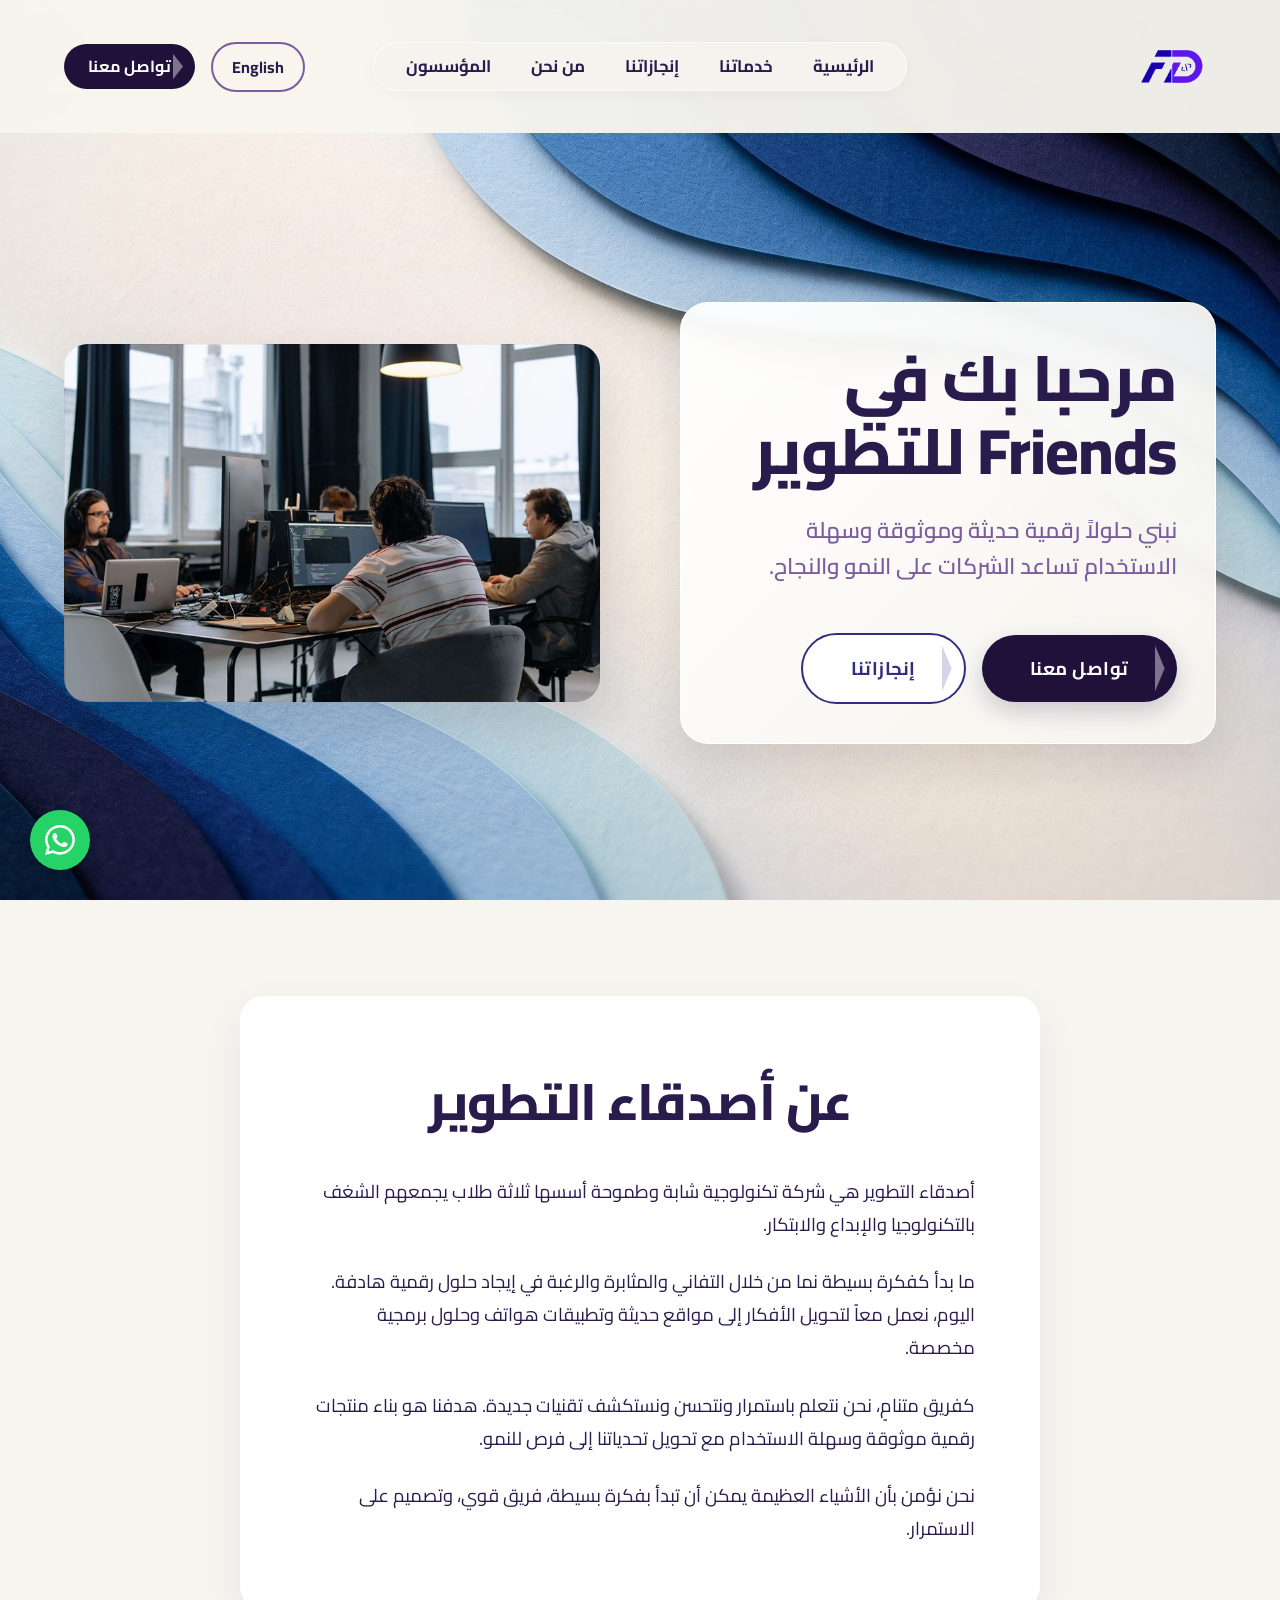
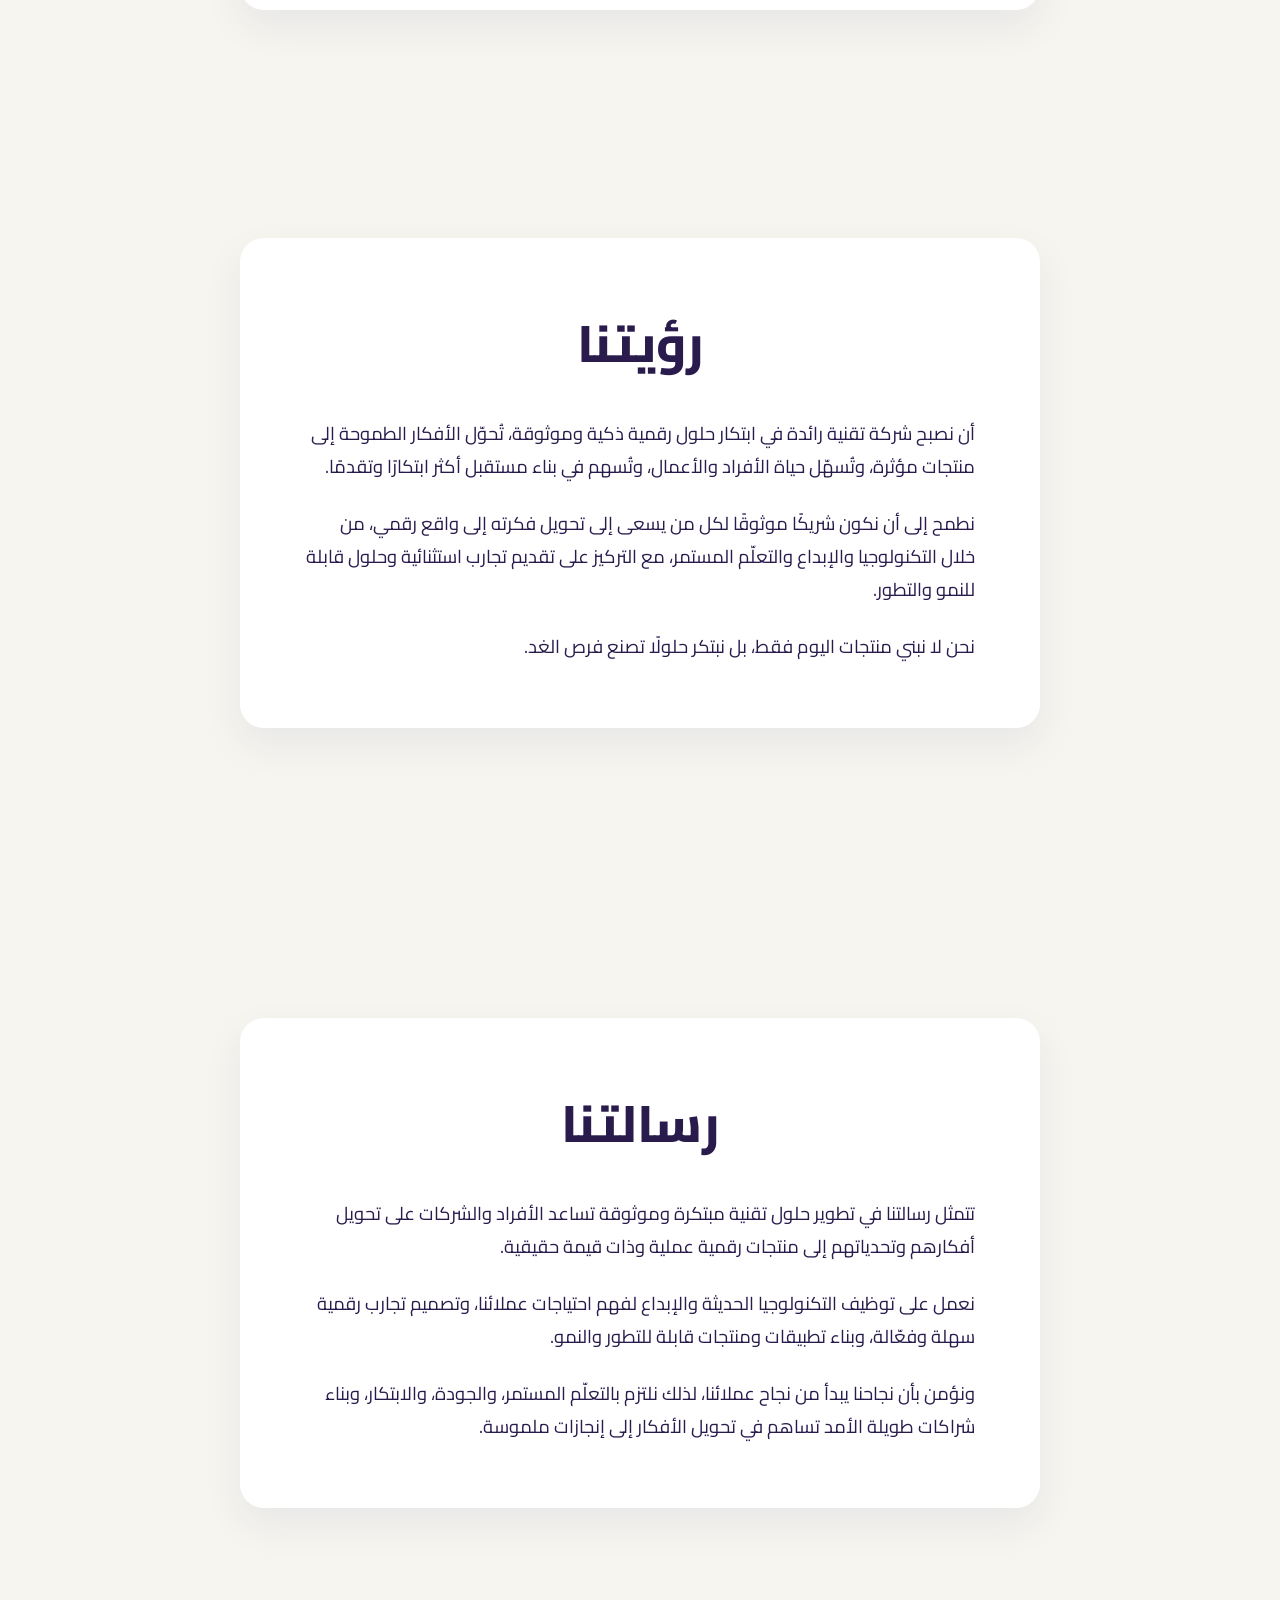
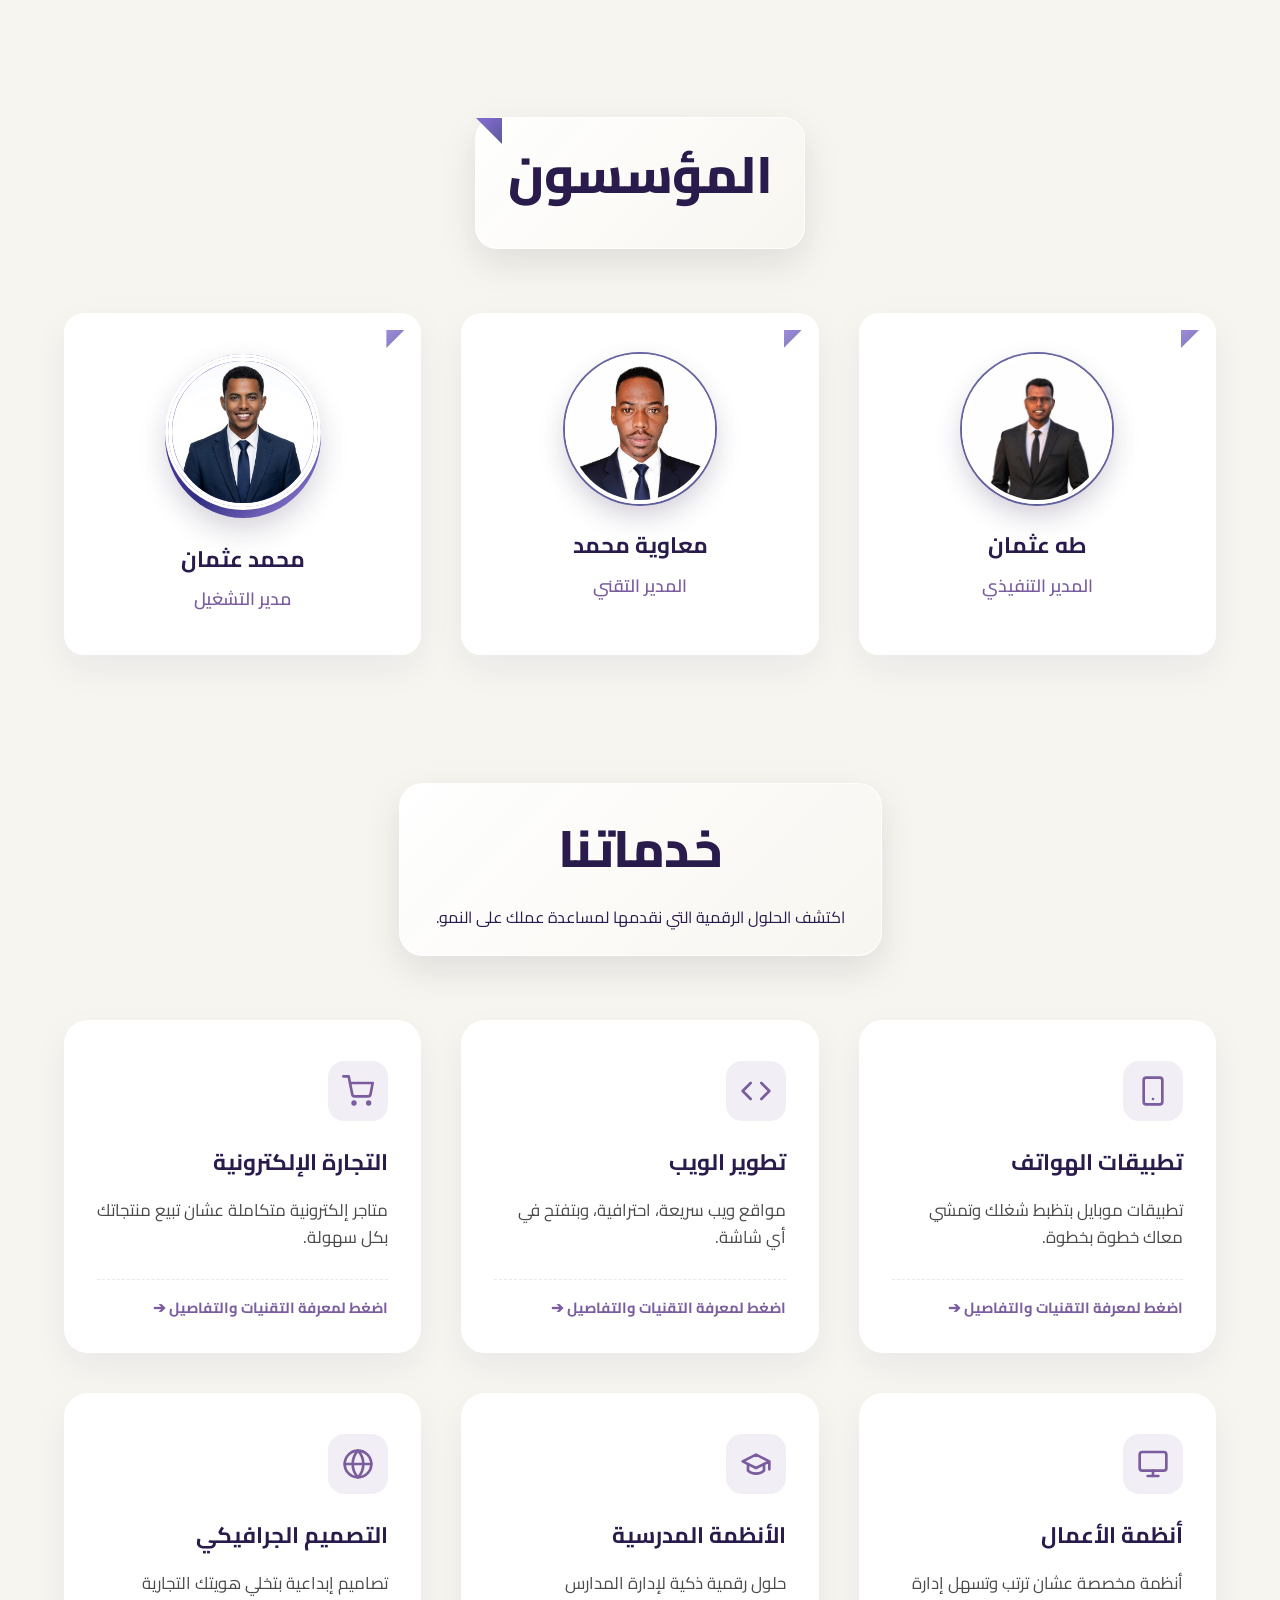
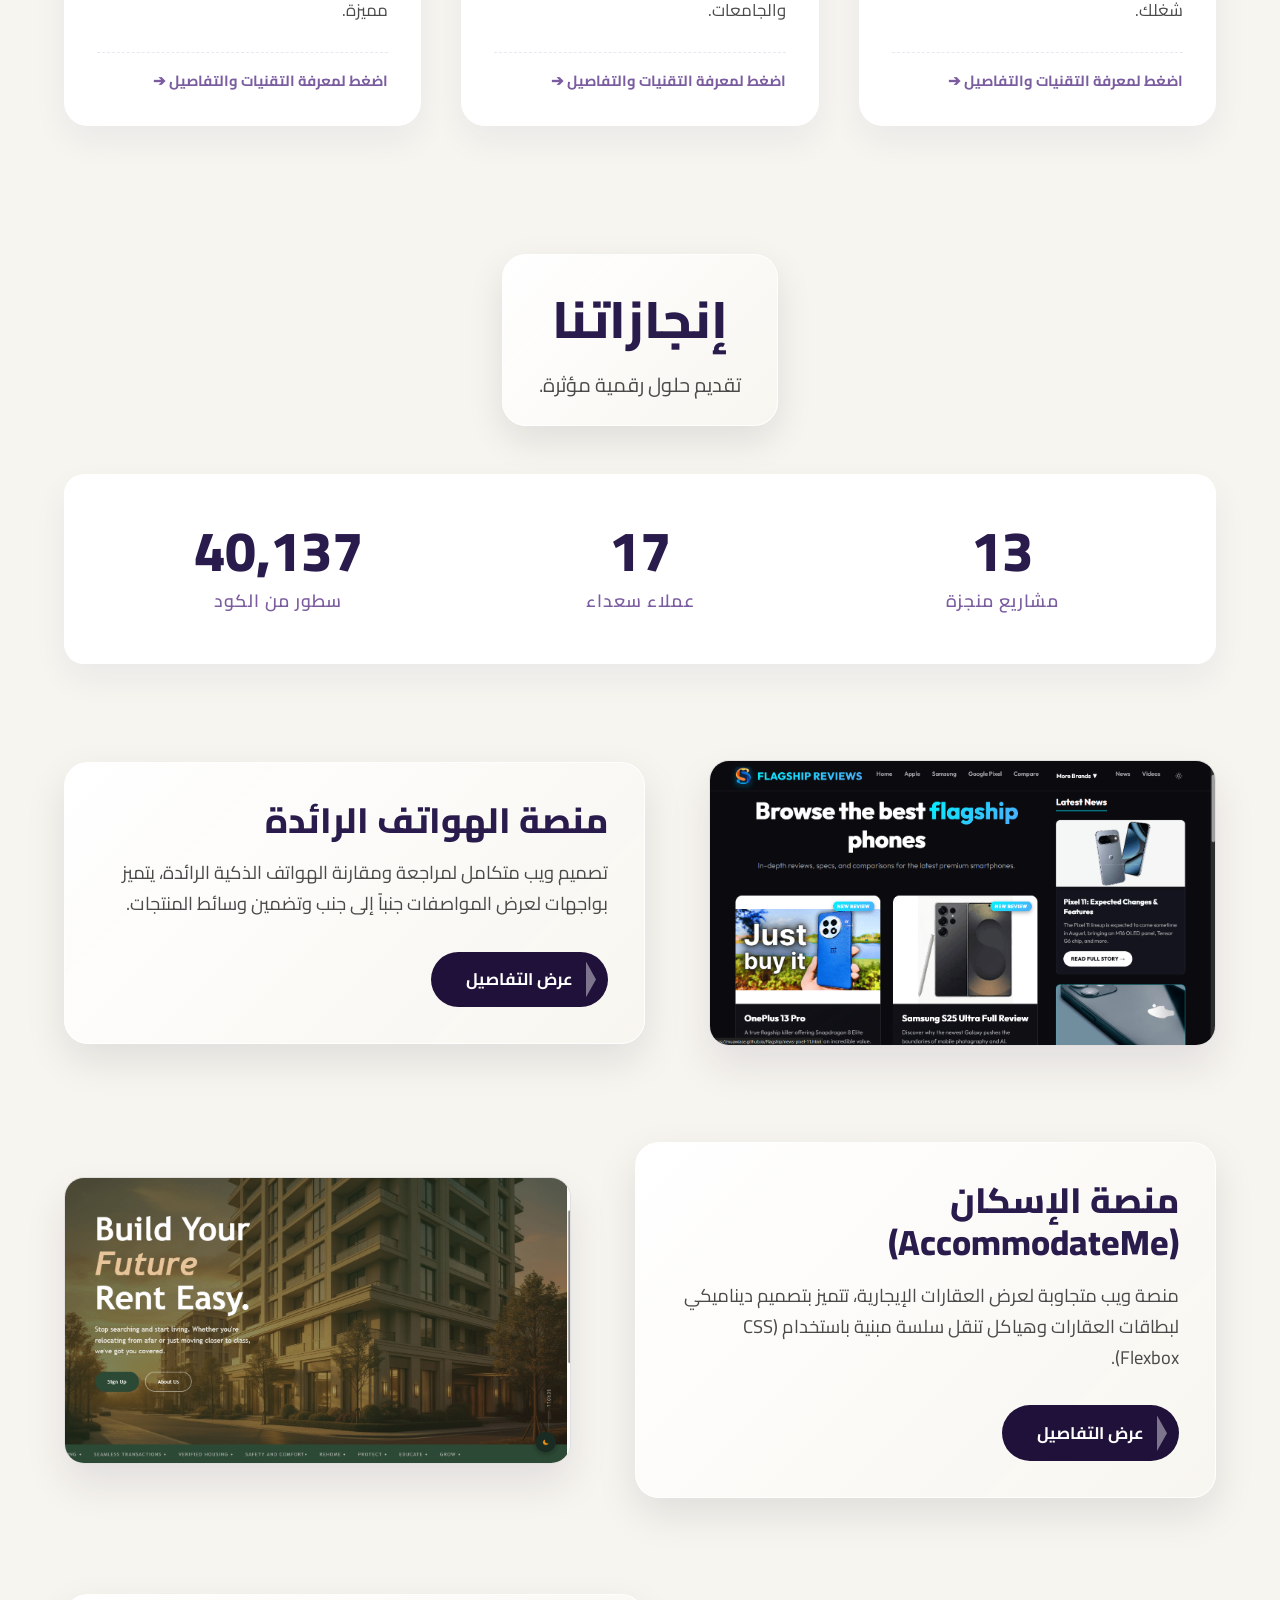
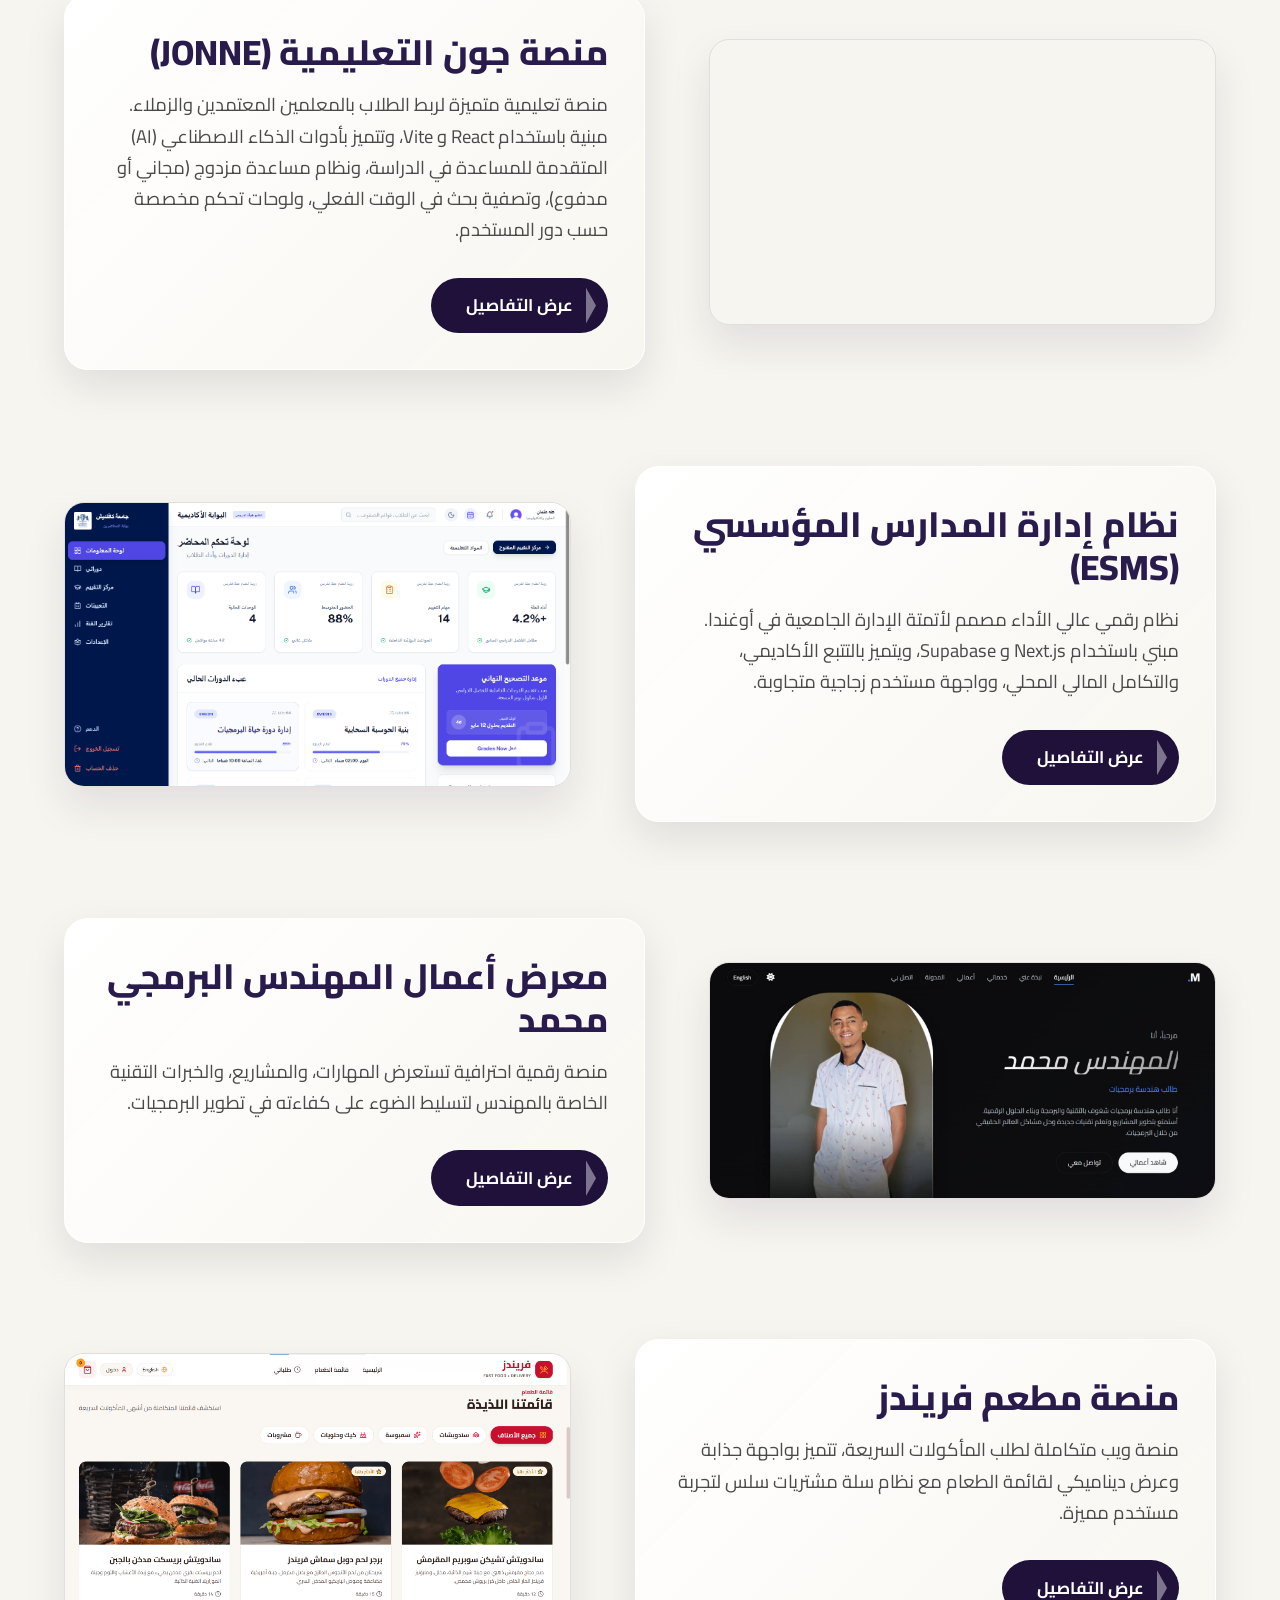
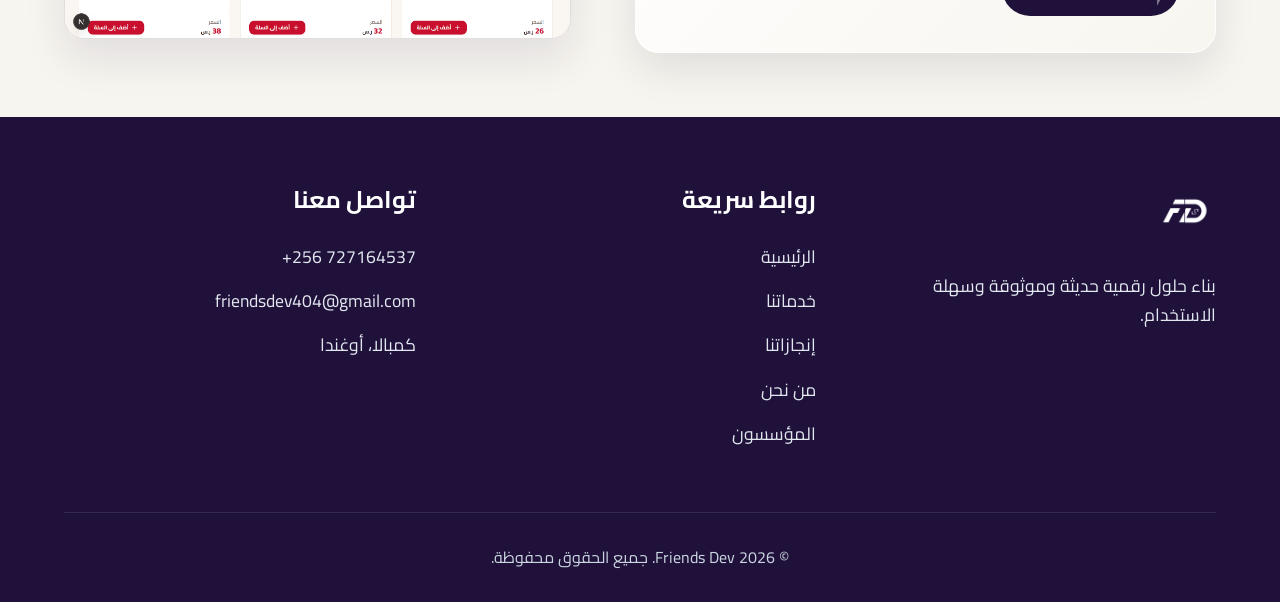
<file: index.html>
<!DOCTYPE html>
<html lang="ar" dir="rtl">

<head>
    <meta charset="UTF-8">
    <meta name="viewport" content="width=device-width, initial-scale=1.0">
    <title>Friends dev - Digital Solutions</title>
    <!-- Cairo Font for English and Arabic support -->
    <link rel="preconnect" href="https://fonts.googleapis.com">
    <link rel="preconnect" href="https://fonts.gstatic.com" crossorigin>
    <link href="https://fonts.googleapis.com/css2?family=Cairo:wght@400;600;700;800&display=swap" rel="stylesheet">
    <link rel="stylesheet" href="style.css">
    <script defer src="script.js"></script>
    <!-- Google tag (gtag.js) -->
    <script async fetchpriority="low" src="https://www.googletagmanager.com/gtag/js?id=G-VBGG29YH0G"></script>
    <script>
        window.dataLayer = window.dataLayer || [];
        function gtag() { dataLayer.push(arguments); }
        gtag('js', new Date());

        gtag('config', 'G-VBGG29YH0G');
    </script>
</head>

<body>
    <header class="header">
        <div class="logo">
            <a href="#home" class="logo-link">
                <img src="assets/Friends-dev-logo-512.png" alt="Friends Dev Logo" class="logo-img" width="512" height="512">
            </a>
        </div>
        <nav class="nav-menu">
            <div class="nav-links">
                <ul>
                    <li><a href="#home" data-i18n="navHome">الرئيسية</a></li>
                    <li><a href="#services" data-i18n="navServices">خدماتنا</a></li>
                    <li><a href="#achievements" data-i18n="navAchievements">إنجازاتنا</a></li>
                    <li><a href="#about" data-i18n="navAbout">من نحن</a></li>
                    <li><a href="#founders" data-i18n="navFounders">المؤسسون</a></li>
                    <li class="mobile-only"><a href="#footer-contact" class="nav-cta-btn mobile-cta"
                            data-i18n="navContact">تواصل معنا</a></li>
                </ul>
            </div>
        </nav>

        <div class="nav-actions">
            <button id="langToggle" class="lang-btn" data-i18n="langToggle">English</button>
            <a href="#footer-contact" class="nav-cta-btn desktop-cta" data-i18n="navContact">تواصل معنا</a>
            <button class="mobile-menu-btn" aria-label="Toggle menu">
                <svg xmlns="http://www.w3.org/2000/svg" width="24" height="24" viewBox="0 0 24 24" fill="none"
                    stroke="currentColor" stroke-width="2" stroke-linecap="round" stroke-linejoin="round">
                    <line x1="3" y1="12" x2="21" y2="12"></line>
                    <line x1="3" y1="6" x2="21" y2="6"></line>
                    <line x1="3" y1="18" x2="21" y2="18"></line>
                </svg>
            </button>
        </div>
    </header>

    <section id="home" class="hero-section">
        <div class="hero-content reveal-on-scroll">
            <h1 data-i18n="heroTitle">مرحبا بك في Friends للتطوير</h1>
            <p data-i18n="heroSubtitle">نبني حلولاً رقمية حديثة وموثوقة وسهلة الاستخدام تساعد الشركات على النمو والنجاح.
            </p>
            <div class="hero-button-group">
                <a href="#footer-contact" class="btn-primary" data-i18n="heroContact">تواصل معنا</a>
                <a href="#achievements" class="btn-secondary-outline" data-i18n="hero-achievements-btn">إنجازاتنا</a>
            </div>
        </div>
        <div class="hero-image reveal-on-scroll">
            <img src="assets/hero-1400.jpg" srcset="assets/hero-800.jpg 800w, assets/hero-1400.jpg 1400w"
                sizes="(max-width: 720px) 90vw, 650px" alt="Developer typing on a laptop with code"
                width="1400" height="933" fetchpriority="high">
        </div>
    </section>

    <section id="about" class="about-section">
        <div class="about-card">
            <h1 data-i18n="aboutTitle">عن أصدقاء التطوير</h1>
            <p class="reveal-on-scroll" data-i18n="aboutP1">أصدقاء التطوير هي شركة تكنولوجية شابة وطموحة أسسها ثلاثة
                طلاب يجمعهم الشغف بالتكنولوجيا والإبداع والابتكار.</p>
            <p class="reveal-on-scroll" data-i18n="aboutP2">ما بدأ كفكرة بسيطة نما من خلال التفاني والمثابرة والرغبة في
                إيجاد حلول رقمية هادفة. اليوم، نعمل معاً لتحويل الأفكار إلى مواقع حديثة وتطبيقات هواتف وحلول برمجية
                مخصصة.</p>
            <p class="reveal-on-scroll" data-i18n="aboutP3">كفريق متنامٍ، نحن نتعلم باستمرار ونتحسن ونستكشف تقنيات
                جديدة. هدفنا هو بناء منتجات رقمية موثوقة وسهلة الاستخدام مع تحويل تحدياتنا إلى فرص للنمو.</p>
            <p class="reveal-on-scroll" data-i18n="aboutP4">نحن نؤمن بأن الأشياء العظيمة يمكن أن تبدأ بفكرة بسيطة، فريق
                قوي، وتصميم على الاستمرار.</p>
        </div>
    </section>

    <section id="vision" class="about-section">
        <div class="about-card">
            <h2 data-i18n="visionTitle">رؤيتنا</h2>
            <p class="reveal-on-scroll" data-i18n="visionP1">أن نصبح شركة تقنية رائدة في ابتكار حلول رقمية ذكية وموثوقة،
                تُحوّل الأفكار الطموحة إلى منتجات مؤثرة، وتُسهّل حياة الأفراد والأعمال، وتُسهم في بناء مستقبل أكثر
                ابتكارًا وتقدمًا.</p>
            <p class="reveal-on-scroll" data-i18n="visionP2">نطمح إلى أن نكون شريكًا موثوقًا لكل من يسعى إلى تحويل فكرته
                إلى واقع رقمي، من خلال التكنولوجيا والإبداع والتعلّم المستمر، مع التركيز على تقديم تجارب استثنائية وحلول
                قابلة للنمو والتطور.</p>
            <p class="reveal-on-scroll" data-i18n="visionP3">نحن لا نبني منتجات اليوم فقط، بل نبتكر حلولًا تصنع فرص
                الغد.</p>
        </div>
    </section>

    <section id="mission" class="about-section">
        <div class="about-card">
            <h2 data-i18n="missionTitle">رسالتنا</h2>
            <p class="reveal-on-scroll" data-i18n="missionP1">تتمثل رسالتنا في تطوير حلول تقنية مبتكرة وموثوقة تساعد
                الأفراد والشركات على تحويل أفكارهم وتحدياتهم إلى منتجات رقمية عملية وذات قيمة حقيقية.</p>
            <p class="reveal-on-scroll" data-i18n="missionP2">نعمل على توظيف التكنولوجيا الحديثة والإبداع لفهم احتياجات
                عملائنا، وتصميم تجارب رقمية سهلة وفعّالة، وبناء تطبيقات ومنتجات قابلة للتطور والنمو.</p>
            <p class="reveal-on-scroll" data-i18n="missionP3">ونؤمن بأن نجاحنا يبدأ من نجاح عملائنا، لذلك نلتزم بالتعلّم
                المستمر، والجودة، والابتكار، وبناء شراكات طويلة الأمد تساهم في تحويل الأفكار إلى إنجازات ملموسة.</p>
        </div>
    </section>

    <section id="founders" class="founders-section">
        <div class="founders-header reveal-on-scroll">
            <h2 data-i18n="foundersTitle">المؤسسون</h2>
        </div>

        <div class="founders-grid">
            <div class="founder-card reveal-on-scroll">
                <img src="assets/taha-optimized.jpg" alt="Taha Osman" class="founder-img" width="600" height="600"
                    loading="lazy" decoding="async"
                    onerror="this.src='[data-uri]'">
                <h3 data-i18n="founder1Name">طه عثمان</h3>
                <p data-i18n="founder1Role">المدير التنفيذي</p>
            </div>

            <div class="founder-card reveal-on-scroll">
                <img src="assets/muawia.jpeg" alt="Muawia Mohmed" class="founder-img" width="960" height="1280"
                    loading="lazy" decoding="async"
                    onerror="this.src='[data-uri]'">
                <h3 data-i18n="founder2Name">معاوية محمد</h3>
                <p data-i18n="founder2Role">المدير التقني</p>
            </div>

            <div class="founder-card reveal-on-scroll">
                <a href="https://mohamedosmantaha.github.io/mohamed_profile/" target="_blank" rel="noopener noreferrer"
                    class="founder-img-link">
                    <img src="assets/coo.jpg" alt="COO Profile" class="founder-img" width="1024" height="1024"
                        loading="lazy" decoding="async"
                        onerror="this.src='[data-uri]'">
                </a>
                <h3 data-i18n="founder3Name">محمد عثمان </h3>
                <p data-i18n="founder3Role">مدير التشغيل</p>
            </div>
        </div>
    </section>

    <section id="services" class="services-page-wrapper">
        <div class="services-header">
            <h1 data-i18n="servicesTitle">خدماتنا</h1>
            <p data-i18n="servicesSubtitle">اكتشف الحلول الرقمية التي نقدمها لمساعدة عملك على النمو.</p>
        </div>

        <div class="services-grid">
            <!-- Mobile Apps -->
            <div class="service-card reveal-on-scroll" data-service="mobile">
                <div class="service-card-body">
                    <div class="service-icon">
                        <svg xmlns="http://www.w3.org/2000/svg" width="32" height="32" viewBox="0 0 24 24" fill="none"
                            stroke="currentColor" stroke-width="2" stroke-linecap="round" stroke-linejoin="round">
                            <rect x="5" y="2" width="14" height="20" rx="2" ry="2"></rect>
                            <line x1="12" y1="18" x2="12.01" y2="18"></line>
                        </svg>
                    </div>
                    <h3 data-i18n="srvMobileTitle">تطبيقات الهواتف</h3>
                    <p data-i18n="srvMobileDesc">تطبيقات موبايل بتظبط شغلك وتمشي معاك خطوة بخطوة.</p>
                </div>
                <div class="service-card-action">
                    <span data-i18n="clickToLearnMore">اضغط لمعرفة التقنيات والتفاصيل ➔</span>
                </div>
            </div>

            <!-- Web Development -->
            <div class="service-card reveal-on-scroll" data-service="web">
                <div class="service-card-body">
                    <div class="service-icon">
                        <svg xmlns="http://www.w3.org/2000/svg" width="32" height="32" viewBox="0 0 24 24" fill="none"
                            stroke="currentColor" stroke-width="2" stroke-linecap="round" stroke-linejoin="round">
                            <polyline points="16 18 22 12 16 6"></polyline>
                            <polyline points="8 6 2 12 8 18"></polyline>
                        </svg>
                    </div>
                    <h3 data-i18n="srvWebTitle">تطوير الويب</h3>
                    <p data-i18n="srvWebDesc">مواقع ويب سريعة، احترافية، وبتفتح في أي شاشة.</p>
                </div>
                <div class="service-card-action">
                    <span data-i18n="clickToLearnMore">اضغط لمعرفة التقنيات والتفاصيل ➔</span>
                </div>
            </div>

            <!-- E-Commerce -->
            <div class="service-card reveal-on-scroll" data-service="ecom">
                <div class="service-card-body">
                    <div class="service-icon">
                        <svg xmlns="http://www.w3.org/2000/svg" width="32" height="32" viewBox="0 0 24 24" fill="none"
                            stroke="currentColor" stroke-width="2" stroke-linecap="round" stroke-linejoin="round">
                            <circle cx="9" cy="21" r="1"></circle>
                            <circle cx="20" cy="21" r="1"></circle>
                            <path d="M1 1h4l2.68 13.39a2 2 0 0 0 2 1.61h9.72a2 2 0 0 0 2-1.61L23 6H6"></path>
                        </svg>
                    </div>
                    <h3 data-i18n="srvEcomTitle">التجارة الإلكترونية</h3>
                    <p data-i18n="srvEcomDesc">متاجر إلكترونية متكاملة عشان تبيع منتجاتك بكل سهولة.</p>
                </div>
                <div class="service-card-action">
                    <span data-i18n="clickToLearnMore">اضغط لمعرفة التقنيات والتفاصيل ➔</span>
                </div>
            </div>

            <!-- Business Systems -->
            <div class="service-card reveal-on-scroll" data-service="bus">
                <div class="service-card-body">
                    <div class="service-icon">
                        <svg xmlns="http://www.w3.org/2000/svg" width="32" height="32" viewBox="0 0 24 24" fill="none"
                            stroke="currentColor" stroke-width="2" stroke-linecap="round" stroke-linejoin="round">
                            <rect x="2" y="3" width="20" height="14" rx="2" ry="2"></rect>
                            <line x1="8" y1="21" x2="16" y2="21"></line>
                            <line x1="12" y1="17" x2="12" y2="21"></line>
                        </svg>
                    </div>
                    <h3 data-i18n="srvBusTitle">أنظمة الأعمال</h3>
                    <p data-i18n="srvBusDesc">أنظمة مخصصة عشان ترتب وتسهل إدارة شغلك.</p>
                </div>
                <div class="service-card-action">
                    <span data-i18n="clickToLearnMore">اضغط لمعرفة التقنيات والتفاصيل ➔</span>
                </div>
            </div>

            <!-- School Systems -->
            <div class="service-card reveal-on-scroll" data-service="school">
                <div class="service-card-body">
                    <div class="service-icon">
                        <svg xmlns="http://www.w3.org/2000/svg" width="32" height="32" viewBox="0 0 24 24" fill="none"
                            stroke="currentColor" stroke-width="2" stroke-linecap="round" stroke-linejoin="round">
                            <path d="M22 10v6M2 10l10-5 10 5-10 5z"></path>
                            <path d="M6 12v5c3 3 9 3 12 0v-5"></path>
                        </svg>
                    </div>
                    <h3 data-i18n="srvSchoolTitle">الأنظمة المدرسية</h3>
                    <p data-i18n="srvSchoolDesc">حلول رقمية ذكية لإدارة المدارس والجامعات.</p>
                </div>
                <div class="service-card-action">
                    <span data-i18n="clickToLearnMore">اضغط لمعرفة التقنيات والتفاصيل ➔</span>
                </div>
            </div>

            <!-- Graphic Design -->
            <div class="service-card reveal-on-scroll" data-service="design">
                <div class="service-card-body">
                    <div class="service-icon">
                        <svg xmlns="http://www.w3.org/2000/svg" width="32" height="32" viewBox="0 0 24 24" fill="none"
                            stroke="currentColor" stroke-width="2" stroke-linecap="round" stroke-linejoin="round">
                            <circle cx="12" cy="12" r="10"></circle>
                            <path d="M12 2a14.5 14.5 0 0 0 0 20 14.5 14.5 0 0 0 0-20"></path>
                            <path d="M2 12h20"></path>
                        </svg>
                    </div>
                    <h3 data-i18n="srvDesignTitle">التصميم الجرافيكي</h3>
                    <p data-i18n="srvDesignDesc">تصاميم إبداعية بتخلي هويتك التجارية مميزة.</p>
                </div>
                <div class="service-card-action">
                    <span data-i18n="clickToLearnMore">اضغط لمعرفة التقنيات والتفاصيل ➔</span>
                </div>
            </div>
        </div>
    </section>

    <section id="achievements" class="achievements-page-wrapper">
        <div class="achievements-header">
            <h1 data-i18n="achTitle">إنجازاتنا</h1>
            <p data-i18n="achSubtitle">تقديم حلول رقمية مؤثرة.</p>
        </div>

        <section class="stats-section">
            <div class="stat-item">
                <div class="stat-number" data-target="15">0</div>
                <div class="stat-label" data-i18n="statProjects">مشاريع منجزة</div>
            </div>
            <div class="stat-item">
                <div class="stat-number" data-target="20">0</div>
                <div class="stat-label" data-i18n="statClients">عملاء سعداء</div>
            </div>
            <div class="stat-item">
                <div class="stat-number" data-target="45000">0</div>
                <div class="stat-label" data-i18n="statLines">سطور من الكود</div>
            </div>
        </section>

        <section class="projects-section">
            <!-- Project 1 -->
            <div class="project-row">
                <div class="project-image reveal-on-scroll">
                    <img src="assets/flagship.png" alt="Flagship Smartphones Hub" class="placeholder-img"
                        width="1363" height="767" loading="lazy" decoding="async"
                        onerror="this.onerror=null; this.src='data:image/svg+xml;charset=UTF-8,%3Csvg%20xmlns%3D%22http%3A%2F%2Fwww.w3.org%2F2000%2Fsvg%22%20width%3D%22600%22%20height%3D%22400%22%20viewBox%3D%220%200%20600%20400%22%3E%3Crect%20fill%3D%22%23e2e8f0%22%20width%3D%22600%22%20height%3D%22400%22%2F%3E%3Ctext%20fill%3D%22%232a1b4d%22%20font-family%3D%22Cairo%2C%20sans-serif%22%20font-size%3D%2224%22%20font-weight%3D%22bold%22%20x%3D%2250%25%22%20y%3D%2250%25%22%20text-anchor%3D%22middle%22%20dy%3D%22.3em%22%3EFlagship%20Smartphones%20Hub%3C%2Ftext%3E%3C%2Fsvg%3E';">
                </div>
                <div class="project-content reveal-on-scroll">
                    <h2 data-i18n="proj1Title">منصة الهواتف الرائدة</h2>
                    <p data-i18n="proj1Desc">تصميم ويب متكامل لمراجعة ومقارنة الهواتف الذكية الرائدة، يتميز بواجهات لعرض
                        المواصفات جنباً إلى جنب وتضمين وسائط المنتجات.</p>
                    <a href="https://muawiase.github.io/Flagship/" target="_blank" rel="noopener noreferrer"
                        class="btn-secondary" data-i18n="btnDetails">عرض التفاصيل</a>
                </div>
            </div>

            <!-- Project 2 -->
            <div class="project-row reverse">
                <div class="project-image reveal-on-scroll">
                    <img src="assets/AccomodateME.png" alt="AccommodateMe" class="placeholder-img"
                        width="1359" height="767" loading="lazy" decoding="async"
                        onerror="this.onerror=null; this.src='data:image/svg+xml;charset=UTF-8,%3Csvg%20xmlns%3D%22http%3A%2F%2Fwww.w3.org%2F2000%2Fsvg%22%20width%3D%22600%22%20height%3D%22400%22%20viewBox%3D%220%200%20600%20400%22%3E%3Crect%20fill%3D%22%23e2e8f0%22%20width%3D%22600%22%20height%3D%22400%22%2F%3E%3Ctext%20fill%3D%22%232a1b4d%22%20font-family%3D%22Cairo%2C%20sans-serif%22%20font-size%3D%2224%22%20font-weight%3D%22bold%22%20x%3D%2250%25%22%20y%3D%2250%25%22%20text-anchor%3D%22middle%22%20dy%3D%22.3em%22%3EAccommodateMe%3C%2Ftext%3E%3C%2Fsvg%3E';">
                </div>
                <div class="project-content reveal-on-scroll">
                    <h2 data-i18n="proj2Title">منصة الإسكان (AccommodateMe)</h2>
                    <p data-i18n="proj2Desc">منصة ويب متجاوبة لعرض العقارات الإيجارية، تتميز بتصميم ديناميكي لبطاقات
                        العقارات وهياكل تنقل سلسة مبنية باستخدام (CSS Flexbox).</p>
                    <a href="https://accommodateme.vercel.app/" target="_blank" rel="noopener noreferrer"
                        class="btn-secondary" data-i18n="btnDetails">عرض التفاصيل</a>
                </div>
            </div>

            <!-- Project 3 -->
            <div class="project-row">
                <div class="project-image reveal-on-scroll">
                    <img src="assets/jonne.png" alt="JONNE — Study Help Marketplace" class="placeholder-img"
                        width="1365" height="767" loading="lazy" decoding="async"
                        onerror="this.onerror=null; this.src='data:image/svg+xml;charset=UTF-8,%3Csvg%20xmlns%3D%22http%3A%2F%2Fwww.w3.org%2F2000%2Fsvg%22%20width%3D%22600%22%20height%3D%22400%22%20viewBox%3D%220%200%20600%20400%22%3E%3Crect%20fill%3D%22%23e2e8f0%22%20width%3D%22600%22%20height%3D%22400%22%2F%3E%3Ctext%20fill%3D%22%232a1b4d%22%20font-family%3D%22Cairo%2C%20sans-serif%22%20font-size%3D%2224%22%20font-weight%3D%22bold%22%20x%3D%2250%25%22%20y%3D%2250%25%22%20text-anchor%3D%22middle%22%20dy%3D%22.3em%22%3EJONNE%3C%2Ftext%3E%3C%2Fsvg%3E';">
                </div>
                <div class="project-content reveal-on-scroll">
                    <h2 data-i18n="proj3Title">منصة جون التعليمية (JONNE)</h2>
                    <p data-i18n="proj3Desc">منصة تعليمية متميزة لربط الطلاب بالمعلمين المعتمدين والزملاء. مبنية
                        باستخدام React و Vite، وتتميز بأدوات الذكاء الاصطناعي (AI) المتقدمة للمساعدة في الدراسة، ونظام
                        مساعدة مزدوج (مجاني أو مدفوع)، وتصفية بحث في الوقت الفعلي، ولوحات تحكم مخصصة حسب دور المستخدم.
                    </p>
                    <a href="https://jonne.vercel.app/" target="_blank" rel="noopener noreferrer" class="btn-secondary"
                        data-i18n="btnDetails">عرض التفاصيل</a>
                </div>
            </div>

            <!-- Project 4 -->
            <div class="project-row reverse">
                <div class="project-image reveal-on-scroll">
                    <img src="assets/esms.png" alt="Enterprise School Management System (ESMS)" class="placeholder-img"
                        width="1365" height="767" loading="lazy" decoding="async"
                        onerror="this.onerror=null; this.src='data:image/svg+xml;charset=UTF-8,%3Csvg%20xmlns%3D%22http%3A%2F%2Fwww.w3.org%2F2000%2Fsvg%22%20width%3D%22600%22%20height%3D%22400%22%20viewBox%3D%220%200%20600%20400%22%3E%3Crect%20fill%3D%22%23e2e8f0%22%20width%3D%22600%22%20height%3D%22400%22%2F%3E%3Ctext%20fill%3D%22%232a1b4d%22%20font-family%3D%22Cairo%2C%20sans-serif%22%20font-size%3D%2224%22%20font-weight%3D%22bold%22%20x%3D%2250%25%22%20y%3D%2250%25%22%20text-anchor%3D%22middle%22%20dy%3D%22.3em%22%3EESMS%3C%2Ftext%3E%3C%2Fsvg%3E';">
                </div>
                <div class="project-content reveal-on-scroll">
                    <h2 data-i18n="proj4Title">نظام إدارة المدارس المؤسسي (ESMS)</h2>
                    <p data-i18n="proj4Desc">نظام رقمي عالي الأداء مصمم لأتمتة الإدارة الجامعية في أوغندا. مبني باستخدام
                        Next.js و Supabase، ويتميز بالتتبع الأكاديمي، والتكامل المالي المحلي، وواجهة مستخدم زجاجية
                        متجاوبة.</p>
                    <a href="https://esms-beta.vercel.app/" target="_blank" rel="noopener noreferrer"
                        class="btn-secondary" data-i18n="btnDetails">عرض التفاصيل</a>
                </div>
            </div>

            <!-- Project 5 -->
            <div class="project-row">
                <div class="project-image reveal-on-scroll">
                    <img src="assets/portfolio.jpeg" alt="Software Engineer Mohmed Portfolio" class="placeholder-img"
                        width="1600" height="744" loading="lazy" decoding="async"
                        onerror="this.onerror=null; this.src='data:image/svg+xml;charset=UTF-8,%3Csvg%20xmlns%3D%22http%3A%2F%2Fwww.w3.org%2F2000%2Fsvg%22%20width%3D%22600%22%20height%3D%22400%22%20viewBox%3D%220%200%20600%20400%22%3E%3Crect%20fill%3D%22%23e2e8f0%22%20width%3D%22600%22%20height%3D%22400%22%2F%3E%3Ctext%20fill%3D%22%232a1b4d%22%20font-family%3D%22Cairo%2C%20sans-serif%22%20font-size%3D%2224%22%20font-weight%3D%22bold%22%20x%3D%2250%25%22%20y%3D%2250%25%22%20text-anchor%3D%22middle%22%20dy%3D%22.3em%22%3EMohmed%20Portfolio%3C%2Ftext%3E%3C%2Fsvg%3E';">
                </div>
                <div class="project-content reveal-on-scroll">
                    <h2 data-i18n="achieve-proj5-title">معرض أعمال المهندس البرمجي محمد</h2>
                    <p data-i18n="achieve-proj5-desc">منصة رقمية احترافية تستعرض المهارات، والمشاريع، والخبرات التقنية
                        الخاصة بالمهندس لتسليط الضوء على كفاءته في تطوير البرمجيات.</p>
                    <a href="https://mohamedosmantaha.github.io/mohamed_profile/" target="_blank"
                        rel="noopener noreferrer" class="btn-secondary" data-i18n="achieve-btn">عرض التفاصيل</a>
                </div>
            </div>

            <!-- Project 6 -->
            <div class="project-row reverse">
                <div class="project-image reveal-on-scroll">
                    <img src="assets/rest1.png" alt="Friends Restaurant Platform" class="placeholder-img"
                        width="1920" height="1080" loading="lazy" decoding="async"
                        onerror="this.onerror=null; this.src='data:image/svg+xml;charset=UTF-8,%3Csvg%20xmlns%3D%22http%3A%2F%2Fwww.w3.org%2F2000%2Fsvg%22%20width%3D%22600%22%20height%3D%22400%22%20viewBox%3D%220%200%20600%20400%22%3E%3Crect%20fill%3D%22%23e2e8f0%22%20width%3D%22600%22%20height%3D%22400%22%2F%3E%3Ctext%20fill%3D%22%232a1b4d%22%20font-family%3D%22Cairo%2C%20sans-serif%22%20font-size%3D%2224%22%20font-weight%3D%22bold%22%20x%3D%2250%25%22%20y%3D%2250%25%22%20text-anchor%3D%22middle%22%20dy%3D%22.3em%22%3EFriends%20Restaurant%3C%2Ftext%3E%3C%2Fsvg%3E';">
                </div>
                <div class="project-content reveal-on-scroll">
                    <h2 data-i18n="achieve-proj6-title">منصة مطعم فريندز</h2>
                    <p data-i18n="achieve-proj6-desc">منصة ويب متكاملة لطلب المأكولات السريعة، تتميز بواجهة جذابة وعرض
                        ديناميكي لقائمة الطعام مع نظام سلة مشتريات سلس لتجربة مستخدم مميزة.</p>
                    <a href="#" class="btn-secondary" data-i18n="achieve-btn">عرض التفاصيل</a>
                </div>
            </div>
        </section>
    </section>

    <footer class="footer" id="footer-contact">
        <div class="footer-container">
            <div class="footer-col brand-col reveal-on-scroll">
                <img src="assets/Friends-dev-logo-512.png" alt="Friends Dev Logo" class="footer-logo"
                    width="512" height="512" loading="lazy" decoding="async">
                <p data-i18n="footerBrandDesc">بناء حلول رقمية حديثة وموثوقة وسهلة الاستخدام.</p>
            </div>

            <div class="footer-col links-col reveal-on-scroll">
                <h3 data-i18n="footerLinksTitle">روابط سريعة</h3>
                <ul>
                    <li><a href="#home" data-i18n="navHome">الرئيسية</a></li>
                    <li><a href="#services" data-i18n="navServices">خدماتنا</a></li>
                    <li><a href="#achievements" data-i18n="navAchievements">إنجازاتنا</a></li>
                    <li><a href="#about" data-i18n="navAbout">من نحن</a></li>
                    <li><a href="#founders" data-i18n="navFounders">المؤسسون</a></li>
                </ul>
            </div>

            <div class="footer-col contact-col reveal-on-scroll">
                <h3 data-i18n="footerContactTitle">تواصل معنا</h3>
                <ul>
                    <li><a href="https://wa.me/256727164537" dir="ltr" class="contact-link">+256 727164537</a></li>
                    <li><a href="mailto:friendsdev404@gmail.com" class="contact-link">friendsdev404@gmail.com</a></li>
                    <li><span data-i18n="footerLocation">موقع افتراضي</span></li>
                </ul>
            </div>
        </div>

        <div class="footer-bottom">
            <hr>
            <p data-i18n="footerCopyright">© 2026 Friends Dev. جميع الحقوق محفوظة.</p>
        </div>
    </footer>

    <!-- WhatsApp Floating Button -->
    <a href="https://wa.me/256727164537" target="_blank" rel="noopener noreferrer" class="whatsapp-float">
        <svg xmlns="http://www.w3.org/2000/svg" width="30" height="30" fill="currentColor" viewBox="0 0 16 16">
            <path
                d="M13.601 2.326A7.85 7.85 0 0 0 7.994 0C3.627 0 .068 3.558.064 7.926c0 1.399.366 2.76 1.057 3.965L0 16l4.204-1.102a7.9 7.9 0 0 0 3.79.965h.004c4.368 0 7.926-3.558 7.93-7.93A7.9 7.9 0 0 0 13.6 2.326zM7.994 14.521a6.6 6.6 0 0 1-3.356-.92l-.24-.144-2.494.654.666-2.433-.156-.251a6.56 6.56 0 0 1-1.007-3.505c0-3.626 2.957-6.584 6.591-6.584a6.56 6.56 0 0 1 4.66 1.931 6.56 6.56 0 0 1 1.928 4.66c-.004 3.639-2.961 6.592-6.592 6.592m3.615-4.934c-.197-.099-1.17-.578-1.353-.646-.182-.065-.315-.099-.445.099-.133.197-.513.646-.627.775-.114.133-.232.148-.43.05-.197-.1-.836-.308-1.592-.985-.59-.525-.985-1.175-1.103-1.372-.114-.198-.011-.304.088-.403.087-.088.197-.232.296-.346.1-.114.133-.198.198-.33.065-.134.034-.248-.015-.347-.05-.099-.445-1.076-.612-1.47-.16-.389-.323-.335-.445-.34-.114-.007-.247-.007-.38-.007a.73.73 0 0 0-.529.247c-.182.198-.691.677-.691 1.654s.71 1.916.81 2.049c.098.133 1.394 2.132 3.383 2.992.47.205.84.326 1.129.418.475.152.904.129 1.246.08.38-.058 1.171-.48 1.338-.943.164-.464.164-.86.114-.943-.049-.084-.182-.133-.38-.232" />
        </svg>
    </a>
</body>

</html>
</file>
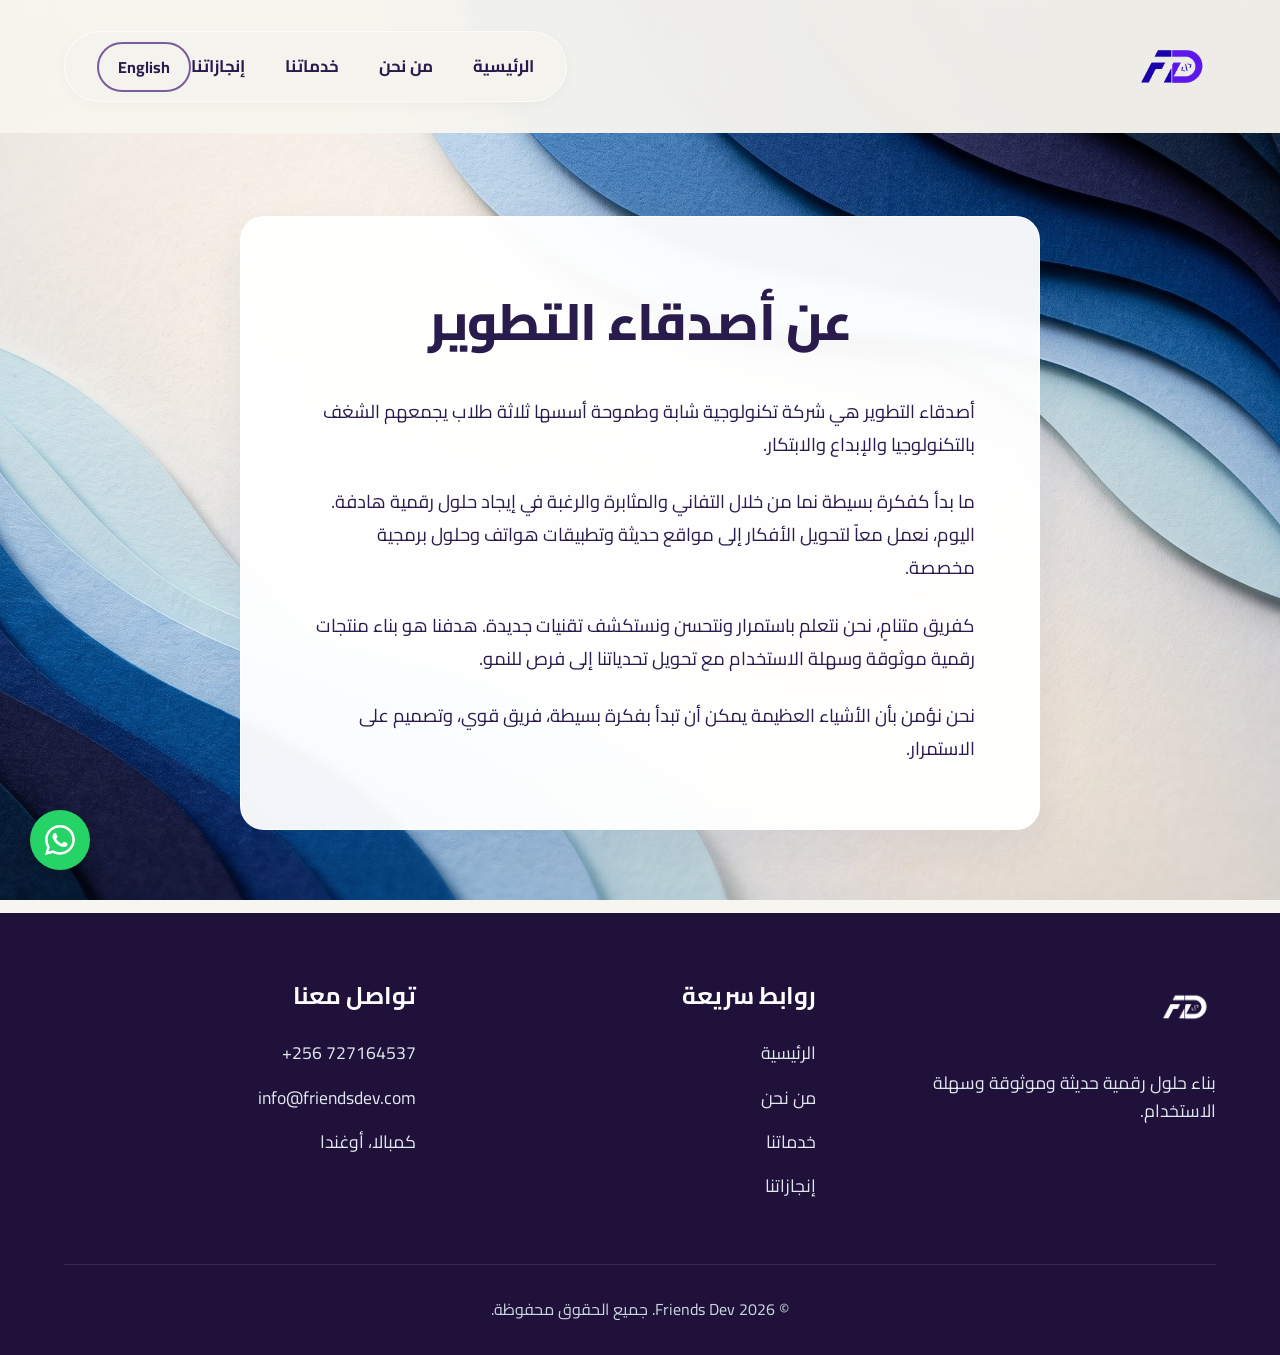
<file: about.html>
<!DOCTYPE html>
<html lang="ar" dir="rtl">

<head>
    <meta charset="UTF-8">
    <meta name="viewport" content="width=device-width, initial-scale=1.0">
    <title>About Us - Friends dev</title>
    <!-- Cairo Font for English and Arabic support -->
    <link rel="preconnect" href="https://fonts.googleapis.com">
    <link rel="preconnect" href="https://fonts.gstatic.com" crossorigin>
    <link href="https://fonts.googleapis.com/css2?family=Cairo:wght@400;600;700;800&display=swap" rel="stylesheet">
    <link rel="stylesheet" href="style.css">
    <script defer src="script.js"></script>
    <!-- Google tag (gtag.js) -->
    <script async fetchpriority="low" src="https://www.googletagmanager.com/gtag/js?id=G-VBGG29YH0G"></script>
    <script>
        window.dataLayer = window.dataLayer || [];
        function gtag() { dataLayer.push(arguments); }
        gtag('js', new Date());

        gtag('config', 'G-VBGG29YH0G');
    </script>
</head>

<body>
    <header class="header">
        <div class="logo">
            <a href="index.html" class="logo-link">
                <img src="assets/Friends-dev-logo-512.png" alt="Friends Dev Logo" class="logo-img" width="512" height="512">
            </a>
        </div>
        <div class="header-right">
            <nav class="nav-menu">
                <div class="nav-links">
                    <ul>
                        <li><a href="index.html" data-i18n="navHome">الرئيسية</a></li>
                        <li><a href="about.html" data-i18n="navAbout">من نحن</a></li>
                        <li><a href="services.html" data-i18n="navServices">خدماتنا</a></li>
                        <li><a href="achievements.html" data-i18n="navAchievements">إنجازاتنا</a></li>
                    </ul>
                </div>
                <div class="header-controls">
                    <button id="langToggle" class="lang-btn" data-i18n="langToggle">English</button>
                    <button class="mobile-menu-btn" aria-label="Toggle menu">
                        <svg xmlns="http://www.w3.org/2000/svg" width="24" height="24" viewBox="0 0 24 24" fill="none"
                            stroke="currentColor" stroke-width="2" stroke-linecap="round" stroke-linejoin="round">
                            <line x1="3" y1="12" x2="21" y2="12"></line>
                            <line x1="3" y1="6" x2="21" y2="6"></line>
                            <line x1="3" y1="18" x2="21" y2="18"></line>
                        </svg>
                    </button>
                </div>
            </nav>
        </div>
    </header>

    <main class="about-section">
        <div class="about-card">
            <h1 data-i18n="aboutTitle">عن أصدقاء التطوير</h1>
            <p class="reveal-on-scroll" data-i18n="aboutP1">أصدقاء التطوير هي شركة تكنولوجية شابة وطموحة أسسها ثلاثة
                طلاب يجمعهم الشغف بالتكنولوجيا والإبداع والابتكار.</p>
            <p class="reveal-on-scroll" data-i18n="aboutP2">ما بدأ كفكرة بسيطة نما من خلال التفاني والمثابرة والرغبة في
                إيجاد حلول رقمية هادفة. اليوم، نعمل معاً لتحويل الأفكار إلى مواقع حديثة وتطبيقات هواتف وحلول برمجية
                مخصصة.</p>
            <p class="reveal-on-scroll" data-i18n="aboutP3">كفريق متنامٍ، نحن نتعلم باستمرار ونتحسن ونستكشف تقنيات
                جديدة. هدفنا هو بناء منتجات رقمية موثوقة وسهلة الاستخدام مع تحويل تحدياتنا إلى فرص للنمو.</p>
            <p class="reveal-on-scroll" data-i18n="aboutP4">نحن نؤمن بأن الأشياء العظيمة يمكن أن تبدأ بفكرة بسيطة، فريق
                قوي، وتصميم على الاستمرار.</p>
        </div>
    </main>

    <footer class="footer">
        <div class="footer-container">
            <div class="footer-col brand-col reveal-on-scroll">
                <img src="assets/Friends-dev-logo-512.png" alt="Friends Dev Logo" class="footer-logo"
                    width="512" height="512" loading="lazy" decoding="async">
                <p data-i18n="footerBrandDesc">بناء حلول رقمية حديثة وموثوقة وسهلة الاستخدام.</p>
            </div>

            <div class="footer-col links-col reveal-on-scroll">
                <h3 data-i18n="footerLinksTitle">روابط سريعة</h3>
                <ul>
                    <li><a href="index.html" data-i18n="navHome">الرئيسية</a></li>
                    <li><a href="about.html" data-i18n="navAbout">من نحن</a></li>
                    <li><a href="services.html" data-i18n="navServices">خدماتنا</a></li>
                    <li><a href="achievements.html" data-i18n="navAchievements">إنجازاتنا</a></li>
                </ul>
            </div>

            <div class="footer-col contact-col reveal-on-scroll">
                <h3 data-i18n="footerContactTitle">تواصل معنا</h3>
                <ul>
                    <li><a href="https://wa.me/256727164537" dir="ltr" class="contact-link">+256 727164537</a></li>
                    <li><a href="mailto:info@friendsdev.com" class="contact-link">info@friendsdev.com</a></li>
                    <li><span data-i18n="footerLocation">موقع افتراضي</span></li>
                </ul>
            </div>
        </div>

        <div class="footer-bottom">
            <hr>
            <p data-i18n="footerCopyright">© 2026 Friends Dev. جميع الحقوق محفوظة.</p>
        </div>
    </footer>

    <!-- WhatsApp Floating Button -->
    <a href="https://wa.me/256727164537" target="_blank" rel="noopener noreferrer" class="whatsapp-float">
        <svg xmlns="http://www.w3.org/2000/svg" width="30" height="30" fill="currentColor" viewBox="0 0 16 16">
            <path
                d="M13.601 2.326A7.85 7.85 0 0 0 7.994 0C3.627 0 .068 3.558.064 7.926c0 1.399.366 2.76 1.057 3.965L0 16l4.204-1.102a7.9 7.9 0 0 0 3.79.965h.004c4.368 0 7.926-3.558 7.93-7.93A7.9 7.9 0 0 0 13.6 2.326zM7.994 14.521a6.6 6.6 0 0 1-3.356-.92l-.24-.144-2.494.654.666-2.433-.156-.251a6.56 6.56 0 0 1-1.007-3.505c0-3.626 2.957-6.584 6.591-6.584a6.56 6.56 0 0 1 4.66 1.931 6.56 6.56 0 0 1 1.928 4.66c-.004 3.639-2.961 6.592-6.592 6.592m3.615-4.934c-.197-.099-1.17-.578-1.353-.646-.182-.065-.315-.099-.445.099-.133.197-.513.646-.627.775-.114.133-.232.148-.43.05-.197-.1-.836-.308-1.592-.985-.59-.525-.985-1.175-1.103-1.372-.114-.198-.011-.304.088-.403.087-.088.197-.232.296-.346.1-.114.133-.198.198-.33.065-.134.034-.248-.015-.347-.05-.099-.445-1.076-.612-1.47-.16-.389-.323-.335-.445-.34-.114-.007-.247-.007-.38-.007a.73.73 0 0 0-.529.247c-.182.198-.691.677-.691 1.654s.71 1.916.81 2.049c.098.133 1.394 2.132 3.383 2.992.47.205.84.326 1.129.418.475.152.904.129 1.246.08.38-.058 1.171-.48 1.338-.943.164-.464.164-.86.114-.943-.049-.084-.182-.133-.38-.232" />
        </svg>
    </a>
</body>

</html>
</file>
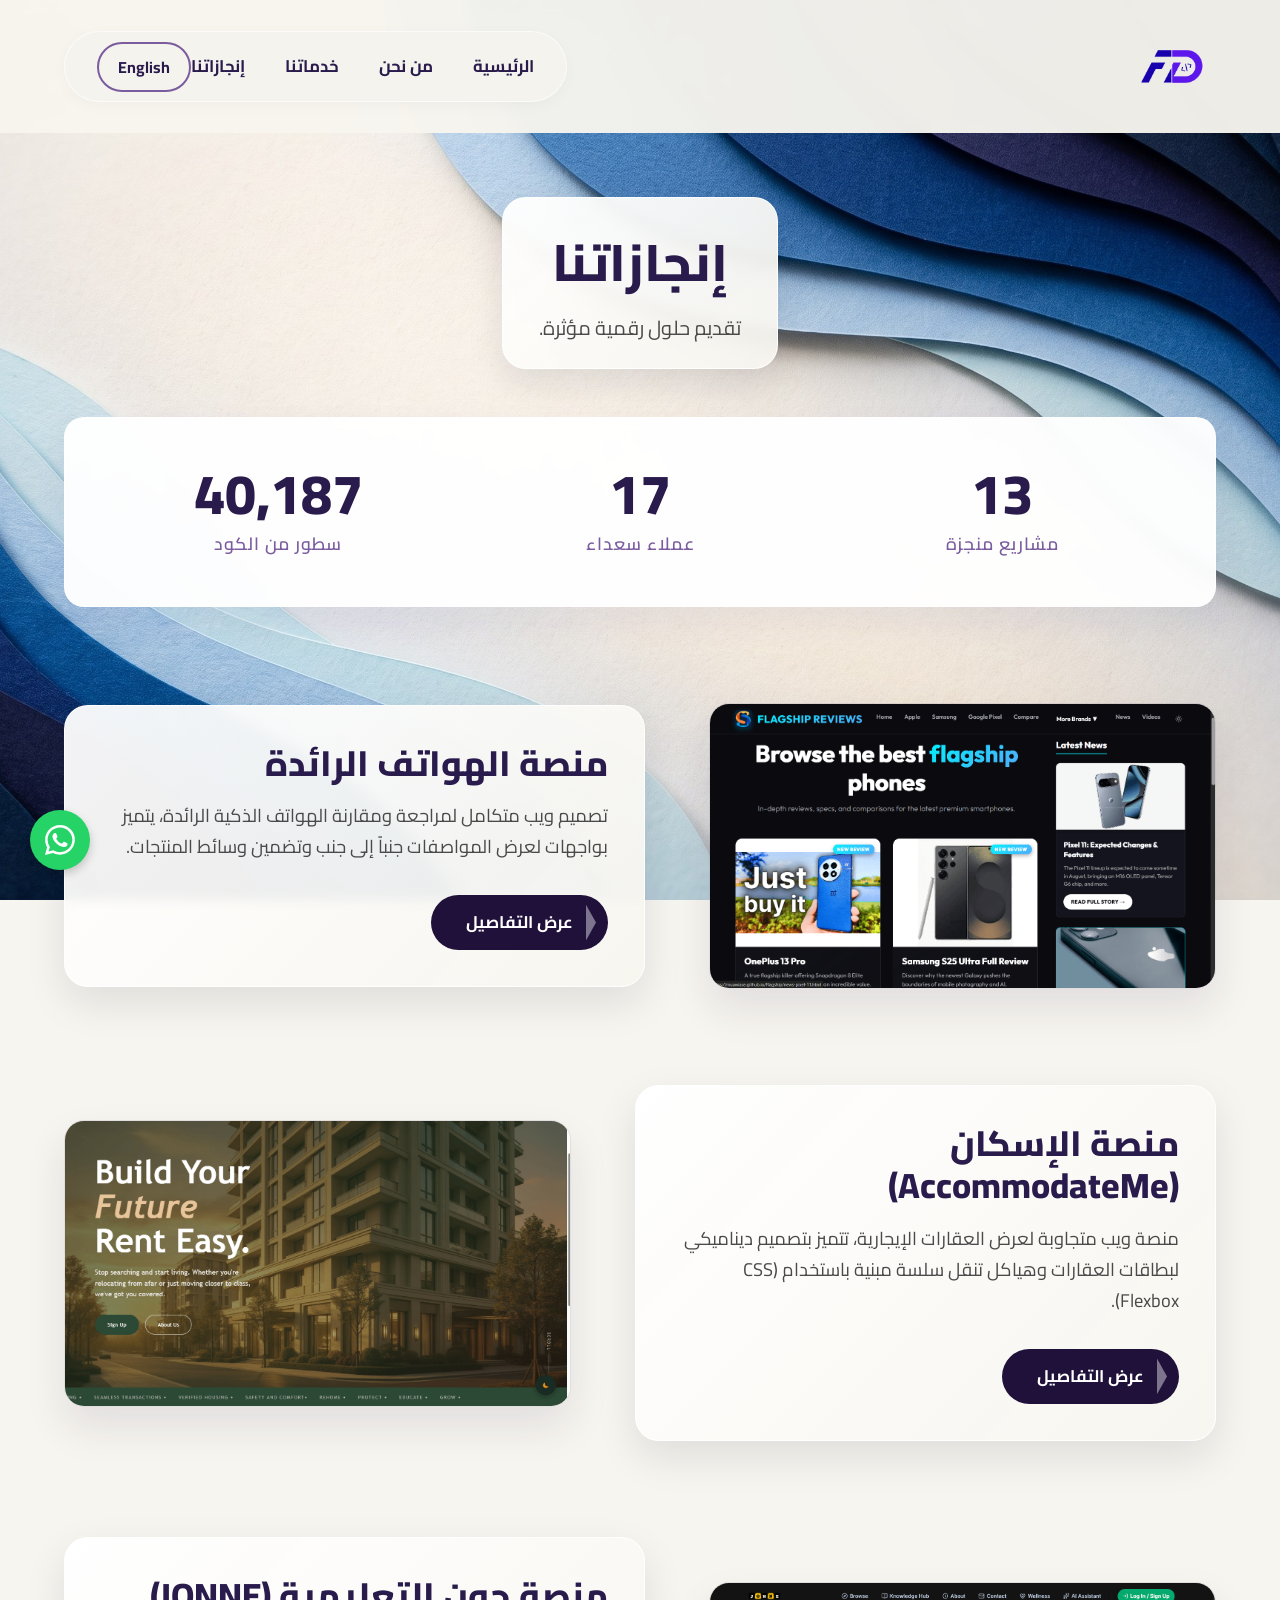
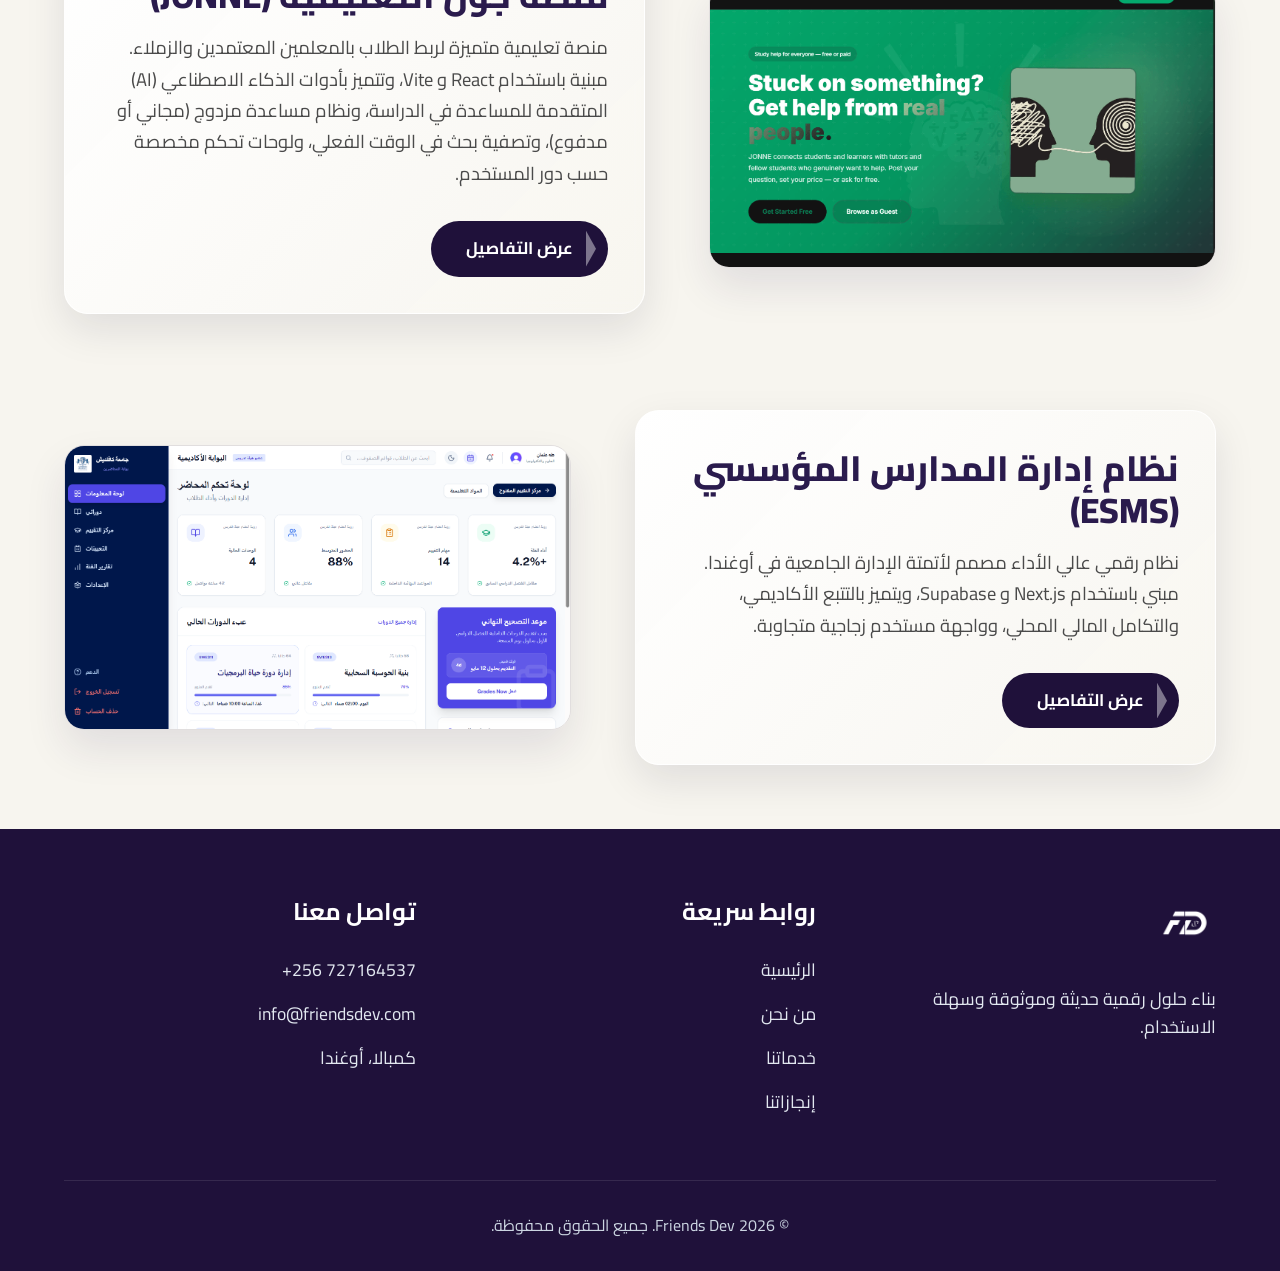
<file: achievements.html>
<!DOCTYPE html>
<html lang="ar" dir="rtl">

<head>
    <meta charset="UTF-8">
    <meta name="viewport" content="width=device-width, initial-scale=1.0">
    <title>Our Achievements - Friends dev</title>
    <!-- Cairo Font for English and Arabic support -->
    <link rel="preconnect" href="https://fonts.googleapis.com">
    <link rel="preconnect" href="https://fonts.gstatic.com" crossorigin>
    <link href="https://fonts.googleapis.com/css2?family=Cairo:wght@400;600;700;800&display=swap" rel="stylesheet">
    <link rel="stylesheet" href="style.css">
    <script defer src="script.js"></script>
</head>

<body>
    <header class="header">
        <div class="logo">
            <a href="index.html" class="logo-link">
                <img src="assets/Friends-dev-logo-512.png" alt="Friends Dev Logo" class="logo-img" width="512" height="512">
            </a>
        </div>
        <div class="header-right">
            <nav class="nav-menu">
                <div class="nav-links">
                    <ul>
                        <li><a href="index.html" data-i18n="navHome">الرئيسية</a></li>
                        <li><a href="about.html" data-i18n="navAbout">من نحن</a></li>
                        <li><a href="services.html" data-i18n="navServices">خدماتنا</a></li>
                        <li><a href="achievements.html" data-i18n="navAchievements">إنجازاتنا</a></li>
                    </ul>
                </div>
                <div class="header-controls">
                    <button id="langToggle" class="lang-btn" data-i18n="langToggle">English</button>
                    <button class="mobile-menu-btn" aria-label="Toggle menu">
                        <svg xmlns="http://www.w3.org/2000/svg" width="24" height="24" viewBox="0 0 24 24" fill="none"
                            stroke="currentColor" stroke-width="2" stroke-linecap="round" stroke-linejoin="round">
                            <line x1="3" y1="12" x2="21" y2="12"></line>
                            <line x1="3" y1="6" x2="21" y2="6"></line>
                            <line x1="3" y1="18" x2="21" y2="18"></line>
                        </svg>
                    </button>
                </div>
            </nav>
        </div>
    </header>

    <main class="achievements-page-wrapper">
        <div class="achievements-header">
            <h1 data-i18n="achTitle">إنجازاتنا</h1>
            <p data-i18n="achSubtitle">تقديم حلول رقمية مؤثرة.</p>
        </div>

        <section class="stats-section">
            <div class="stat-item">
                <div class="stat-number" data-target="15">15</div>
                <div class="stat-label" data-i18n="statProjects">مشاريع منجزة</div>
            </div>
            <div class="stat-item">
                <div class="stat-number" data-target="20">20</div>
                <div class="stat-label" data-i18n="statClients">عملاء سعداء</div>
            </div>
            <div class="stat-item">
                <div class="stat-number" data-target="45000">45,000</div>
                <div class="stat-label" data-i18n="statLines">سطور من الكود</div>
            </div>
        </section>

        <section class="projects-section">
            <!-- Project 1 -->
            <div class="project-row">
                <div class="project-image reveal-on-scroll">
                    <img src="assets/flagship.png" alt="Flagship Smartphones Hub" class="placeholder-img"
                        width="1363" height="767" loading="lazy" decoding="async"
                        onerror="this.onerror=null; this.src='data:image/svg+xml;charset=UTF-8,%3Csvg%20xmlns%3D%22http%3A%2F%2Fwww.w3.org%2F2000%2Fsvg%22%20width%3D%22600%22%20height%3D%22400%22%20viewBox%3D%220%200%20600%20400%22%3E%3Crect%20fill%3D%22%23e2e8f0%22%20width%3D%22600%22%20height%3D%22400%22%2F%3E%3Ctext%20fill%3D%22%232a1b4d%22%20font-family%3D%22Cairo%2C%20sans-serif%22%20font-size%3D%2224%22%20font-weight%3D%22bold%22%20x%3D%2250%25%22%20y%3D%2250%25%22%20text-anchor%3D%22middle%22%20dy%3D%22.3em%22%3EFlagship%20Smartphones%20Hub%3C%2Ftext%3E%3C%2Fsvg%3E';">
                </div>
                <div class="project-content reveal-on-scroll">
                    <h2 data-i18n="proj1Title">منصة الهواتف الرائدة</h2>
                    <p data-i18n="proj1Desc">تصميم ويب متكامل لمراجعة ومقارنة الهواتف الذكية الرائدة، يتميز بواجهات لعرض
                        المواصفات جنباً إلى جنب وتضمين وسائط المنتجات.</p>
                    <a href="https://muawiase.github.io/Flagship/" target="_blank" rel="noopener noreferrer"
                        class="btn-secondary" data-i18n="btnDetails">عرض التفاصيل</a>
                </div>
            </div>

            <!-- Project 2 -->
            <div class="project-row reverse">
                <div class="project-image reveal-on-scroll">
                    <img src="assets/AccomodateME.png" alt="AccommodateMe" class="placeholder-img"
                        width="1359" height="767" loading="lazy" decoding="async"
                        onerror="this.onerror=null; this.src='data:image/svg+xml;charset=UTF-8,%3Csvg%20xmlns%3D%22http%3A%2F%2Fwww.w3.org%2F2000%2Fsvg%22%20width%3D%22600%22%20height%3D%22400%22%20viewBox%3D%220%200%20600%20400%22%3E%3Crect%20fill%3D%22%23e2e8f0%22%20width%3D%22600%22%20height%3D%22400%22%2F%3E%3Ctext%20fill%3D%22%232a1b4d%22%20font-family%3D%22Cairo%2C%20sans-serif%22%20font-size%3D%2224%22%20font-weight%3D%22bold%22%20x%3D%2250%25%22%20y%3D%2250%25%22%20text-anchor%3D%22middle%22%20dy%3D%22.3em%22%3EAccommodateMe%3C%2Ftext%3E%3C%2Fsvg%3E';">
                </div>
                <div class="project-content reveal-on-scroll">
                    <h2 data-i18n="proj2Title">منصة الإسكان (AccommodateMe)</h2>
                    <p data-i18n="proj2Desc">منصة ويب متجاوبة لعرض العقارات الإيجارية، تتميز بتصميم ديناميكي لبطاقات العقارات وهياكل تنقل سلسة مبنية باستخدام (CSS Flexbox).</p>
                    <a href="https://accommodateme.vercel.app/" target="_blank" rel="noopener noreferrer" class="btn-secondary" data-i18n="btnDetails">عرض التفاصيل</a>
                </div>
            </div>

            <!-- Project 3 -->
            <div class="project-row">
                <div class="project-image reveal-on-scroll">
                    <img src="assets/jonne.png" alt="JONNE — Study Help Marketplace" class="placeholder-img"
                        width="1365" height="767" loading="lazy" decoding="async"
                        onerror="this.onerror=null; this.src='data:image/svg+xml;charset=UTF-8,%3Csvg%20xmlns%3D%22http%3A%2F%2Fwww.w3.org%2F2000%2Fsvg%22%20width%3D%22600%22%20height%3D%22400%22%20viewBox%3D%220%200%20600%20400%22%3E%3Crect%20fill%3D%22%23e2e8f0%22%20width%3D%22600%22%20height%3D%22400%22%2F%3E%3Ctext%20fill%3D%22%232a1b4d%22%20font-family%3D%22Cairo%2C%20sans-serif%22%20font-size%3D%2224%22%20font-weight%3D%22bold%22%20x%3D%2250%25%22%20y%3D%2250%25%22%20text-anchor%3D%22middle%22%20dy%3D%22.3em%22%3EJONNE%3C%2Ftext%3E%3C%2Fsvg%3E';">
                </div>
                <div class="project-content reveal-on-scroll">
                    <h2 data-i18n="proj3Title">منصة جون التعليمية (JONNE)</h2>
                    <p data-i18n="proj3Desc">منصة تعليمية متميزة لربط الطلاب بالمعلمين المعتمدين والزملاء. مبنية باستخدام React و Vite، وتتميز بأدوات الذكاء الاصطناعي (AI) المتقدمة للمساعدة في الدراسة، ونظام مساعدة مزدوج (مجاني أو مدفوع)، وتصفية بحث في الوقت الفعلي، ولوحات تحكم مخصصة حسب دور المستخدم.</p>
                    <a href="https://jonne.vercel.app/" target="_blank" rel="noopener noreferrer" class="btn-secondary" data-i18n="btnDetails">عرض التفاصيل</a>
                </div>
            </div>

            <!-- Project 4 -->
            <div class="project-row reverse">
                <div class="project-image reveal-on-scroll">
                    <img src="assets/esms.png" alt="Enterprise School Management System (ESMS)" class="placeholder-img"
                        width="1365" height="767" loading="lazy" decoding="async"
                        onerror="this.onerror=null; this.src='data:image/svg+xml;charset=UTF-8,%3Csvg%20xmlns%3D%22http%3A%2F%2Fwww.w3.org%2F2000%2Fsvg%22%20width%3D%22600%22%20height%3D%22400%22%20viewBox%3D%220%200%20600%20400%22%3E%3Crect%20fill%3D%22%23e2e8f0%22%20width%3D%22600%22%20height%3D%22400%22%2F%3E%3Ctext%20fill%3D%22%232a1b4d%22%20font-family%3D%22Cairo%2C%20sans-serif%22%20font-size%3D%2224%22%20font-weight%3D%22bold%22%20x%3D%2250%25%22%20y%3D%2250%25%22%20text-anchor%3D%22middle%22%20dy%3D%22.3em%22%3EESMS%3C%2Ftext%3E%3C%2Fsvg%3E';">
                </div>
                <div class="project-content reveal-on-scroll">
                    <h2 data-i18n="proj4Title">نظام إدارة المدارس المؤسسي (ESMS)</h2>
                    <p data-i18n="proj4Desc">نظام رقمي عالي الأداء مصمم لأتمتة الإدارة الجامعية في أوغندا. مبني باستخدام Next.js و Supabase، ويتميز بالتتبع الأكاديمي، والتكامل المالي المحلي، وواجهة مستخدم زجاجية متجاوبة.</p>
                    <a href="https://esms-beta.vercel.app/" target="_blank" rel="noopener noreferrer" class="btn-secondary" data-i18n="btnDetails">عرض التفاصيل</a>
                </div>
            </div>
        </section>
    </main>

    <footer class="footer">
        <div class="footer-container">
            <div class="footer-col brand-col reveal-on-scroll">
                <img src="assets/Friends-dev-logo-512.png" alt="Friends Dev Logo" class="footer-logo"
                    width="512" height="512" loading="lazy" decoding="async">
                <p data-i18n="footerBrandDesc">بناء حلول رقمية حديثة وموثوقة وسهلة الاستخدام.</p>
            </div>

            <div class="footer-col links-col reveal-on-scroll">
                <h3 data-i18n="footerLinksTitle">روابط سريعة</h3>
                <ul>
                    <li><a href="index.html" data-i18n="navHome">الرئيسية</a></li>
                    <li><a href="about.html" data-i18n="navAbout">من نحن</a></li>
                    <li><a href="services.html" data-i18n="navServices">خدماتنا</a></li>
                    <li><a href="achievements.html" data-i18n="navAchievements">إنجازاتنا</a></li>
                </ul>
            </div>

            <div class="footer-col contact-col reveal-on-scroll">
                <h3 data-i18n="footerContactTitle">تواصل معنا</h3>
                <ul>
                    <li><a href="https://wa.me/256727164537" dir="ltr" class="contact-link">+256 727164537</a></li>
                    <li><a href="mailto:info@friendsdev.com" class="contact-link">info@friendsdev.com</a></li>
                    <li><span data-i18n="footerLocation">موقع افتراضي</span></li>
                </ul>
            </div>
        </div>

        <div class="footer-bottom">
            <hr>
            <p data-i18n="footerCopyright">© 2026 Friends Dev. جميع الحقوق محفوظة.</p>
        </div>
    </footer>

    <!-- WhatsApp Floating Button -->
    <a href="https://wa.me/256727164537" target="_blank" rel="noopener noreferrer" class="whatsapp-float">
        <svg xmlns="http://www.w3.org/2000/svg" width="30" height="30" fill="currentColor" viewBox="0 0 16 16">
            <path
                d="M13.601 2.326A7.85 7.85 0 0 0 7.994 0C3.627 0 .068 3.558.064 7.926c0 1.399.366 2.76 1.057 3.965L0 16l4.204-1.102a7.9 7.9 0 0 0 3.79.965h.004c4.368 0 7.926-3.558 7.93-7.93A7.9 7.9 0 0 0 13.6 2.326zM7.994 14.521a6.6 6.6 0 0 1-3.356-.92l-.24-.144-2.494.654.666-2.433-.156-.251a6.56 6.56 0 0 1-1.007-3.505c0-3.626 2.957-6.584 6.591-6.584a6.56 6.56 0 0 1 4.66 1.931 6.56 6.56 0 0 1 1.928 4.66c-.004 3.639-2.961 6.592-6.592 6.592m3.615-4.934c-.197-.099-1.17-.578-1.353-.646-.182-.065-.315-.099-.445.099-.133.197-.513.646-.627.775-.114.133-.232.148-.43.05-.197-.1-.836-.308-1.592-.985-.59-.525-.985-1.175-1.103-1.372-.114-.198-.011-.304.088-.403.087-.088.197-.232.296-.346.1-.114.133-.198.198-.33.065-.134.034-.248-.015-.347-.05-.099-.445-1.076-.612-1.47-.16-.389-.323-.335-.445-.34-.114-.007-.247-.007-.38-.007a.73.73 0 0 0-.529.247c-.182.198-.691.677-.691 1.654s.71 1.916.81 2.049c.098.133 1.394 2.132 3.383 2.992.47.205.84.326 1.129.418.475.152.904.129 1.246.08.38-.058 1.171-.48 1.338-.943.164-.464.164-.86.114-.943-.049-.084-.182-.133-.38-.232" />
        </svg>
    </a>
</body>

</html>
</file>
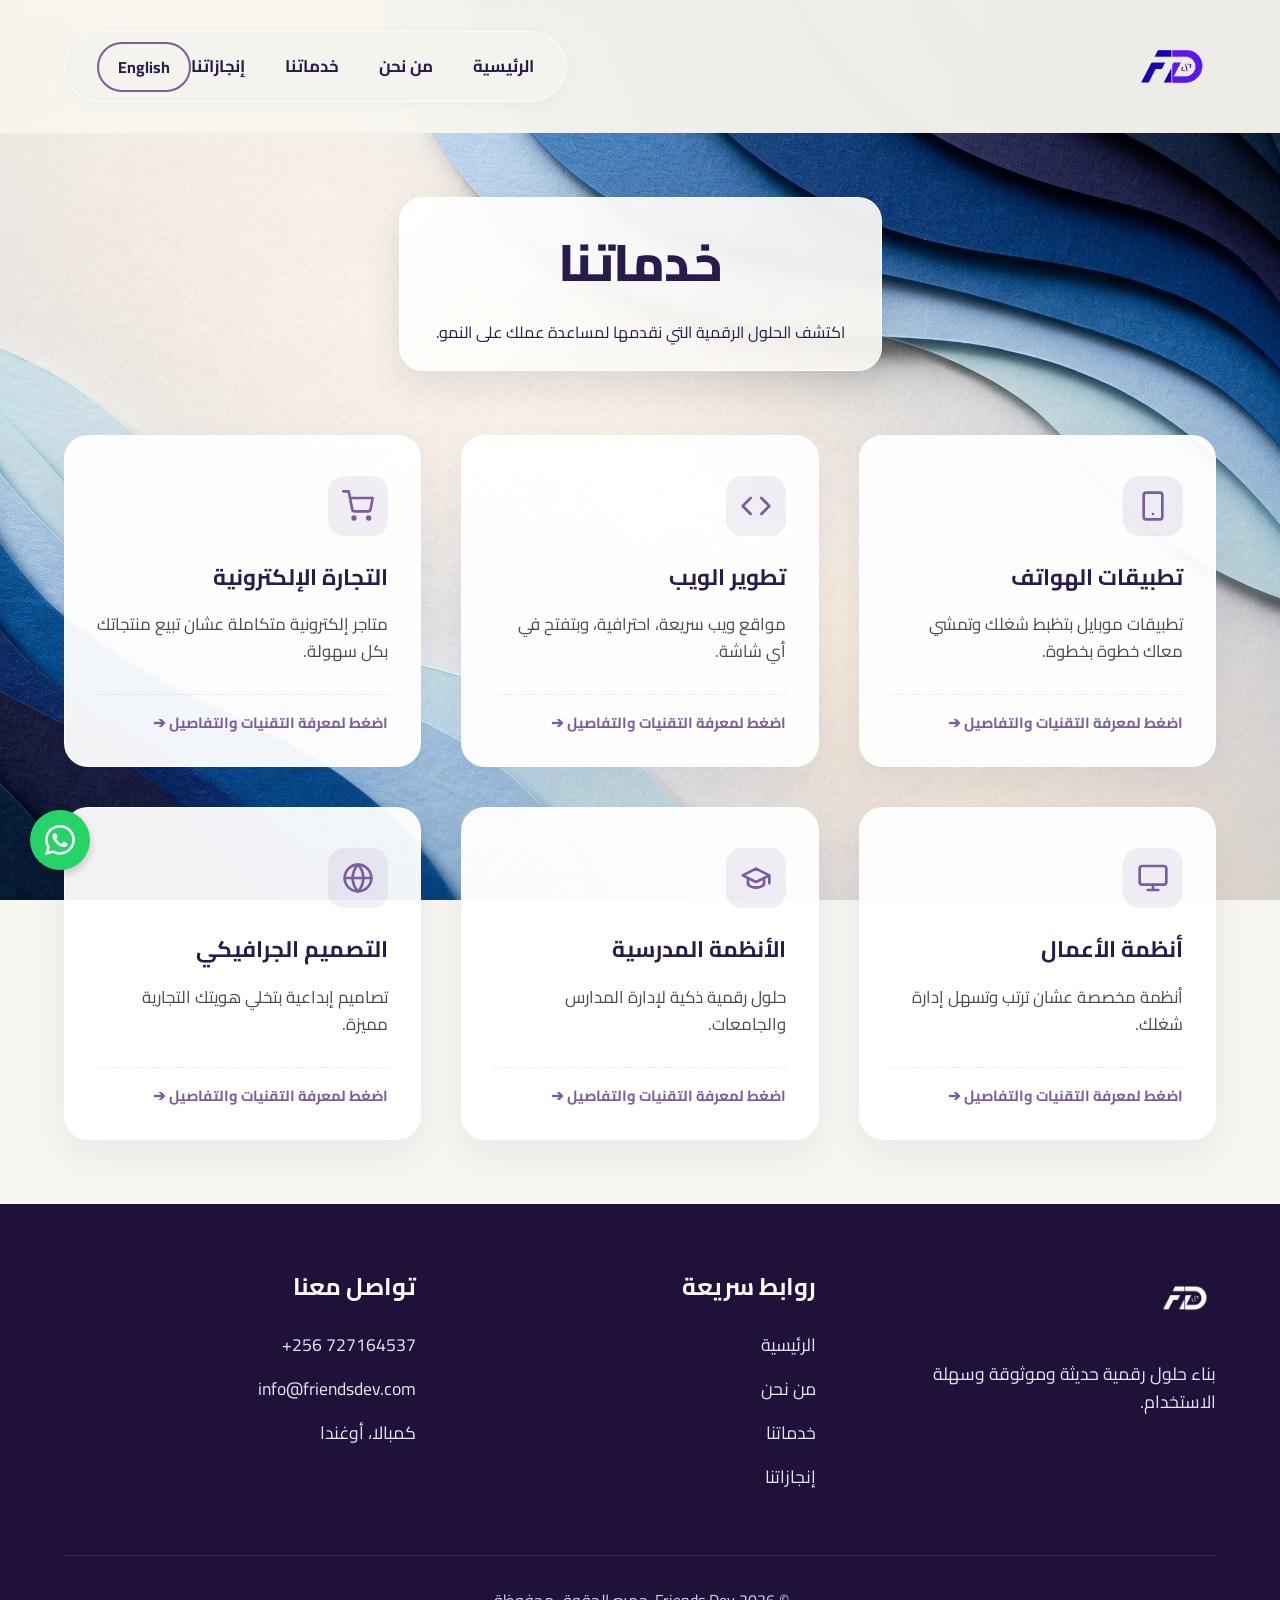
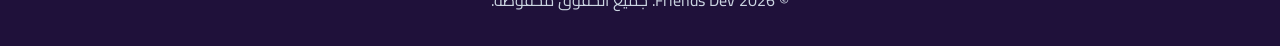
<file: services.html>
<!DOCTYPE html>
<html lang="ar" dir="rtl">

<head>
    <meta charset="UTF-8">
    <meta name="viewport" content="width=device-width, initial-scale=1.0">
    <title>Our Services - Friends dev</title>
    <!-- Cairo Font for English and Arabic support -->
    <link rel="preconnect" href="https://fonts.googleapis.com">
    <link rel="preconnect" href="https://fonts.gstatic.com" crossorigin>
    <link href="https://fonts.googleapis.com/css2?family=Cairo:wght@400;600;700;800&display=swap" rel="stylesheet">
    <link rel="stylesheet" href="style.css">
    <script defer src="script.js"></script>
    <!-- Google tag (gtag.js) -->
    <script async fetchpriority="low" src="https://www.googletagmanager.com/gtag/js?id=G-VBGG29YH0G"></script>
    <script>
        window.dataLayer = window.dataLayer || [];
        function gtag() { dataLayer.push(arguments); }
        gtag('js', new Date());

        gtag('config', 'G-VBGG29YH0G');
    </script>
</head>

<body>
    <header class="header">
        <div class="logo">
            <a href="index.html" class="logo-link">
                <img src="assets/Friends-dev-logo-512.png" alt="Friends Dev Logo" class="logo-img" width="512" height="512">
            </a>
        </div>
        <div class="header-right">
            <nav class="nav-menu">
                <div class="nav-links">
                    <ul>
                        <li><a href="index.html" data-i18n="navHome">الرئيسية</a></li>
                        <li><a href="about.html" data-i18n="navAbout">من نحن</a></li>
                        <li><a href="services.html" data-i18n="navServices">خدماتنا</a></li>
                        <li><a href="achievements.html" data-i18n="navAchievements">إنجازاتنا</a></li>
                    </ul>
                </div>
                <div class="header-controls">
                    <button id="langToggle" class="lang-btn" data-i18n="langToggle">English</button>
                    <button class="mobile-menu-btn" aria-label="Toggle menu">
                        <svg xmlns="http://www.w3.org/2000/svg" width="24" height="24" viewBox="0 0 24 24" fill="none"
                            stroke="currentColor" stroke-width="2" stroke-linecap="round" stroke-linejoin="round">
                            <line x1="3" y1="12" x2="21" y2="12"></line>
                            <line x1="3" y1="6" x2="21" y2="6"></line>
                            <line x1="3" y1="18" x2="21" y2="18"></line>
                        </svg>
                    </button>
                </div>
            </nav>
        </div>
    </header>

    <main class="services-page-wrapper">
        <div class="services-header">
            <h1 data-i18n="servicesTitle">خدماتنا</h1>
            <p data-i18n="servicesSubtitle">اكتشف الحلول الرقمية التي نقدمها لمساعدة عملك على النمو.</p>
        </div>

        <div class="services-grid">
            <!-- Mobile Apps -->
            <div class="service-card reveal-on-scroll" data-service="mobile">
                <div class="service-card-body">
                    <div class="service-icon">
                        <svg xmlns="http://www.w3.org/2000/svg" width="32" height="32" viewBox="0 0 24 24" fill="none"
                            stroke="currentColor" stroke-width="2" stroke-linecap="round" stroke-linejoin="round">
                            <rect x="5" y="2" width="14" height="20" rx="2" ry="2"></rect>
                            <line x1="12" y1="18" x2="12.01" y2="18"></line>
                        </svg>
                    </div>
                    <h3 data-i18n="srvMobileTitle">تطبيقات الهواتف</h3>
                    <p data-i18n="srvMobileDesc">تطبيقات موبايل بتظبط شغلك وتمشي معاك خطوة بخطوة.</p>
                </div>
                <div class="service-card-action">
                    <span data-i18n="clickToLearnMore">اضغط لمعرفة التقنيات والتفاصيل ➔</span>
                </div>
            </div>

            <!-- Web Development -->
            <div class="service-card reveal-on-scroll" data-service="web">
                <div class="service-card-body">
                    <div class="service-icon">
                        <svg xmlns="http://www.w3.org/2000/svg" width="32" height="32" viewBox="0 0 24 24" fill="none"
                            stroke="currentColor" stroke-width="2" stroke-linecap="round" stroke-linejoin="round">
                            <polyline points="16 18 22 12 16 6"></polyline>
                            <polyline points="8 6 2 12 8 18"></polyline>
                        </svg>
                    </div>
                    <h3 data-i18n="srvWebTitle">تطوير الويب</h3>
                    <p data-i18n="srvWebDesc">مواقع ويب سريعة، احترافية، وبتفتح في أي شاشة.</p>
                </div>
                <div class="service-card-action">
                    <span data-i18n="clickToLearnMore">اضغط لمعرفة التقنيات والتفاصيل ➔</span>
                </div>
            </div>

            <!-- E-Commerce -->
            <div class="service-card reveal-on-scroll" data-service="ecom">
                <div class="service-card-body">
                    <div class="service-icon">
                        <svg xmlns="http://www.w3.org/2000/svg" width="32" height="32" viewBox="0 0 24 24" fill="none"
                            stroke="currentColor" stroke-width="2" stroke-linecap="round" stroke-linejoin="round">
                            <circle cx="9" cy="21" r="1"></circle>
                            <circle cx="20" cy="21" r="1"></circle>
                            <path d="M1 1h4l2.68 13.39a2 2 0 0 0 2 1.61h9.72a2 2 0 0 0 2-1.61L23 6H6"></path>
                        </svg>
                    </div>
                    <h3 data-i18n="srvEcomTitle">التجارة الإلكترونية</h3>
                    <p data-i18n="srvEcomDesc">متاجر إلكترونية متكاملة عشان تبيع منتجاتك بكل سهولة.</p>
                </div>
                <div class="service-card-action">
                    <span data-i18n="clickToLearnMore">اضغط لمعرفة التقنيات والتفاصيل ➔</span>
                </div>
            </div>

            <!-- Business Systems -->
            <div class="service-card reveal-on-scroll" data-service="bus">
                <div class="service-card-body">
                    <div class="service-icon">
                        <svg xmlns="http://www.w3.org/2000/svg" width="32" height="32" viewBox="0 0 24 24" fill="none"
                            stroke="currentColor" stroke-width="2" stroke-linecap="round" stroke-linejoin="round">
                            <rect x="2" y="3" width="20" height="14" rx="2" ry="2"></rect>
                            <line x1="8" y1="21" x2="16" y2="21"></line>
                            <line x1="12" y1="17" x2="12" y2="21"></line>
                        </svg>
                    </div>
                    <h3 data-i18n="srvBusTitle">أنظمة الأعمال</h3>
                    <p data-i18n="srvBusDesc">أنظمة مخصصة عشان ترتب وتسهل إدارة شغلك.</p>
                </div>
                <div class="service-card-action">
                    <span data-i18n="clickToLearnMore">اضغط لمعرفة التقنيات والتفاصيل ➔</span>
                </div>
            </div>

            <!-- School Systems -->
            <div class="service-card reveal-on-scroll" data-service="school">
                <div class="service-card-body">
                    <div class="service-icon">
                        <svg xmlns="http://www.w3.org/2000/svg" width="32" height="32" viewBox="0 0 24 24" fill="none"
                            stroke="currentColor" stroke-width="2" stroke-linecap="round" stroke-linejoin="round">
                            <path d="M22 10v6M2 10l10-5 10 5-10 5z"></path>
                            <path d="M6 12v5c3 3 9 3 12 0v-5"></path>
                        </svg>
                    </div>
                    <h3 data-i18n="srvSchoolTitle">الأنظمة المدرسية</h3>
                    <p data-i18n="srvSchoolDesc">حلول رقمية ذكية لإدارة المدارس والجامعات.</p>
                </div>
                <div class="service-card-action">
                    <span data-i18n="clickToLearnMore">اضغط لمعرفة التقنيات والتفاصيل ➔</span>
                </div>
            </div>

            <!-- Graphic Design -->
            <div class="service-card reveal-on-scroll" data-service="design">
                <div class="service-card-body">
                    <div class="service-icon">
                        <svg xmlns="http://www.w3.org/2000/svg" width="32" height="32" viewBox="0 0 24 24" fill="none"
                            stroke="currentColor" stroke-width="2" stroke-linecap="round" stroke-linejoin="round">
                            <circle cx="12" cy="12" r="10"></circle>
                            <path d="M12 2a14.5 14.5 0 0 0 0 20 14.5 14.5 0 0 0 0-20"></path>
                            <path d="M2 12h20"></path>
                        </svg>
                    </div>
                    <h3 data-i18n="srvDesignTitle">التصميم الجرافيكي</h3>
                    <p data-i18n="srvDesignDesc">تصاميم إبداعية بتخلي هويتك التجارية مميزة.</p>
                </div>
                <div class="service-card-action">
                    <span data-i18n="clickToLearnMore">اضغط لمعرفة التقنيات والتفاصيل ➔</span>
                </div>
            </div>
        </div>
    </main>

    <footer class="footer">
        <div class="footer-container">
            <div class="footer-col brand-col reveal-on-scroll">
                <img src="assets/Friends-dev-logo-512.png" alt="Friends Dev Logo" class="footer-logo"
                    width="512" height="512" loading="lazy" decoding="async">
                <p data-i18n="footerBrandDesc">بناء حلول رقمية حديثة وموثوقة وسهلة الاستخدام.</p>
            </div>

            <div class="footer-col links-col reveal-on-scroll">
                <h3 data-i18n="footerLinksTitle">روابط سريعة</h3>
                <ul>
                    <li><a href="index.html" data-i18n="navHome">الرئيسية</a></li>
                    <li><a href="about.html" data-i18n="navAbout">من نحن</a></li>
                    <li><a href="services.html" data-i18n="navServices">خدماتنا</a></li>
                    <li><a href="achievements.html" data-i18n="navAchievements">إنجازاتنا</a></li>
                </ul>
            </div>

            <div class="footer-col contact-col reveal-on-scroll">
                <h3 data-i18n="footerContactTitle">تواصل معنا</h3>
                <ul>
                    <li><a href="https://wa.me/256727164537" dir="ltr" class="contact-link">+256 727164537</a></li>
                    <li><a href="mailto:info@friendsdev.com" class="contact-link">info@friendsdev.com</a></li>
                    <li><span data-i18n="footerLocation">موقع افتراضي</span></li>
                </ul>
            </div>
        </div>

        <div class="footer-bottom">
            <hr>
            <p data-i18n="footerCopyright">© 2026 Friends Dev. جميع الحقوق محفوظة.</p>
        </div>
    </footer>

    <!-- WhatsApp Floating Button -->
    <a href="https://wa.me/256727164537" target="_blank" rel="noopener noreferrer" class="whatsapp-float">
        <svg xmlns="http://www.w3.org/2000/svg" width="30" height="30" fill="currentColor" viewBox="0 0 16 16">
            <path
                d="M13.601 2.326A7.85 7.85 0 0 0 7.994 0C3.627 0 .068 3.558.064 7.926c0 1.399.366 2.76 1.057 3.965L0 16l4.204-1.102a7.9 7.9 0 0 0 3.79.965h.004c4.368 0 7.926-3.558 7.93-7.93A7.9 7.9 0 0 0 13.6 2.326zM7.994 14.521a6.6 6.6 0 0 1-3.356-.92l-.24-.144-2.494.654.666-2.433-.156-.251a6.56 6.56 0 0 1-1.007-3.505c0-3.626 2.957-6.584 6.591-6.584a6.56 6.56 0 0 1 4.66 1.931 6.56 6.56 0 0 1 1.928 4.66c-.004 3.639-2.961 6.592-6.592 6.592m3.615-4.934c-.197-.099-1.17-.578-1.353-.646-.182-.065-.315-.099-.445.099-.133.197-.513.646-.627.775-.114.133-.232.148-.43.05-.197-.1-.836-.308-1.592-.985-.59-.525-.985-1.175-1.103-1.372-.114-.198-.011-.304.088-.403.087-.088.197-.232.296-.346.1-.114.133-.198.198-.33.065-.134.034-.248-.015-.347-.05-.099-.445-1.076-.612-1.47-.16-.389-.323-.335-.445-.34-.114-.007-.247-.007-.38-.007a.73.73 0 0 0-.529.247c-.182.198-.691.677-.691 1.654s.71 1.916.81 2.049c.098.133 1.394 2.132 3.383 2.992.47.205.84.326 1.129.418.475.152.904.129 1.246.08.38-.058 1.171-.48 1.338-.943.164-.464.164-.86.114-.943-.049-.084-.182-.133-.38-.232" />
        </svg>
    </a>
</body>

</html>
</file>
<file: style.css>
/* Reset & Base Styles */
* {
    margin: 0;
    padding: 0;
    box-sizing: border-box;
}

:root {
    color-scheme: light;
    --color-bg: #f7f5ef;
    /* Warm off-white / light cream */
    --color-text-dark: #2a1b4d;
    /* Deep indigo / purple */
    --color-text-light: #7a5c9f;
    /* Lighter violet / purple */
    --color-nav-bg: rgba(245, 243, 238, 0.96);
    /* Light cream background with glass opacity */
    --color-btn-bg: #1f113a;
    /* Dark indigo */
    --color-btn-hover: #3f2671;
    --color-text-surface: rgba(255, 255, 255, 0.95);
    --color-text-surface-soft: rgba(247, 245, 239, 0.94);
    --font-family: 'Cairo', sans-serif;
    --transition-speed: 0.3s;
}

body {
    font-family: var(--font-family);
    background-color: var(--color-bg);
    background-image: url('assets/BACK-optimized.jpg');
    background-size: cover;
    background-position: center center;
    background-repeat: no-repeat;
    background-attachment: fixed;
    color: var(--color-text-dark);
    line-height: 1.6;
    overflow-x: hidden;
    min-height: 100vh;
}

html {
    scroll-behavior: smooth;
}

a:focus-visible,
button:focus-visible {
    outline: 3px solid #6b4bcc;
    outline-offset: 3px;
    box-shadow: 0 0 0 2px #ffffff;
}

section[id], footer[id] {
    scroll-margin-top: 100px;
}

/* Header & Navigation */
.header {
    display: flex;
    justify-content: space-between;
    align-items: center;
    padding: 1.5rem 5%;
    max-width: 1400px;
    margin: 0 auto;
    background-color: rgba(247, 245, 239, 0.96);
    backdrop-filter: blur(6px);
    -webkit-backdrop-filter: blur(6px);
    position: sticky;
    top: 0;
    z-index: 1000;
}

.logo {
    display: flex;
    align-items: center;
    justify-content: flex-start;
    flex: 1;
    cursor: pointer;
    transition: transform var(--transition-speed) cubic-bezier(0.175, 0.885, 0.32, 1.275);
}

.logo:hover {
    transform: scale(1.05);
}

.logo-link {
    display: flex;
    align-items: center;
    text-decoration: none;
}

.logo-img {
    height: clamp(50px, 8vw, 85px);
    width: auto;
    max-width: 100%;
    object-fit: contain;
}

/* Nav Menu: Pill-shaped, light gray background */
.nav-menu {
    background-color: var(--color-nav-bg);
    border-radius: 50px;
    padding: 0.6rem 2rem;
    box-shadow: 0 4px 15px rgba(0, 0, 0, 0.03);
    border: 1px solid rgba(255, 255, 255, 0.7);
    display: flex;
    align-items: center;
    flex: none;
}

.mobile-menu-btn {
    display: none;
    background: none;
    border: none;
    color: var(--color-text-dark);
    cursor: pointer;
    padding: 0.5rem;
}

.nav-links {
    display: flex;
    align-items: center;
    gap: 1.5rem;
}

.nav-links ul {
    list-style: none;
    display: flex;
    gap: 2.5rem;
    align-items: center;
}

.nav-menu a {
    text-decoration: none;
    color: var(--color-text-dark);
    font-weight: 700;
    font-size: 1.05rem;
    position: relative;
    padding: 0.2rem 0;
    transition: color var(--transition-speed);
}

/* Micro-interaction: underline slide */
.nav-menu a::after {
    content: '';
    position: absolute;
    width: 0;
    height: 3px;
    bottom: -2px;
    left: 50%;
    transform: translateX(-50%);
    background-color: var(--color-text-dark);
    border-radius: 2px;
    transition: width var(--transition-speed) ease;
}

.nav-menu a:hover {
    color: var(--color-btn-hover);
}

.nav-menu a:hover::after {
    width: 100%;
}

/* Nav Actions & CTA */
.nav-actions {
    display: flex;
    justify-content: flex-end;
    align-items: center;
    gap: 1rem;
    flex: 1;
}

.nav-cta-btn {
    display: inline-flex;
    align-items: center;
    justify-content: center;
    position: relative;
    background-color: var(--color-btn-bg);
    color: #ffffff;
    font-weight: 700;
    padding: 10px 24px;
    border-radius: 9999px;
    text-decoration: none;
    transition: all var(--transition-speed) ease;
    white-space: nowrap;
}

.nav-cta-btn::before,
.btn-primary::before,
.btn-secondary::before,
.btn-secondary-outline::before {
    content: '';
    position: absolute;
    inset-block: 10px;
    inset-inline-start: 12px;
    width: 10px;
    background: rgba(255, 255, 255, 0.42);
    clip-path: polygon(0 0, 100% 50%, 0 100%);
    transition: transform var(--transition-speed) ease;
}

.nav-cta-btn:hover {
    background-color: var(--color-btn-hover);
    transform: translateY(-2px);
    box-shadow: 0 4px 12px rgba(49, 46, 129, 0.3);
    color: #ffffff;
}

.mobile-only {
    display: none;
}

.lang-btn {
    background-color: transparent;
    color: var(--color-text-dark);
    border: 2px solid var(--color-text-light);
    font-family: var(--font-family);
    font-weight: 700;
    font-size: 1rem;
    padding: 0.5rem 1.2rem;
    border-radius: 50px;
    cursor: pointer;
    transition: all var(--transition-speed) ease;
}

.lang-btn:hover {
    background-color: var(--color-btn-hover);
    border-color: var(--color-btn-hover);
    color: #ffffff;
    transform: translateY(-2px);
}

/* Hero Section */
.hero-section {
    display: grid;
    grid-template-columns: 1fr 1fr;
    align-items: center;
    min-height: calc(100vh - 120px);
    max-width: 1400px;
    margin: 0 auto;
    padding: 2rem 5%;
    gap: 5rem;
}

/* Left Column: Text Content */
.hero-content {
    display: flex;
    flex-direction: column;
    align-items: flex-start;
    justify-content: center;
    padding: clamp(1.5rem, 3vw, 2.5rem);
    border: 1px solid rgba(255, 255, 255, 0.88);
    border-radius: 28px;
    background: linear-gradient(135deg, var(--color-text-surface), var(--color-text-surface-soft));
    backdrop-filter: blur(6px);
    -webkit-backdrop-filter: blur(6px);
    box-shadow: 0 18px 45px rgba(24, 22, 48, 0.12);
    animation: fadeUp 0.8s ease-out forwards;
    opacity: 0;
    transform: translateY(20px);
}

.hero-content h1 {
    font-size: clamp(3rem, 5vw, 4.5rem);
    font-weight: 800;
    color: var(--color-text-dark);
    line-height: 1.15;
    margin-bottom: 1.5rem;
    letter-spacing: -1px;
}

.hero-content p {
    font-size: clamp(1.15rem, 2vw, 1.4rem);
    color: var(--color-text-light);
    margin-bottom: 3rem;
    max-width: 95%;
    font-weight: 600;
}

/* Call to Action Button */
.btn-primary {
    display: inline-block;
    position: relative;
    background-color: var(--color-btn-bg);
    color: #ffffff;
    padding: 1.2rem 3rem;
    border-radius: 50px;
    text-decoration: none;
    font-size: 1.15rem;
    font-weight: 700;
    letter-spacing: 0.5px;
    transition: all 0.4s cubic-bezier(0.175, 0.885, 0.32, 1.275);
    box-shadow: 0 10px 25px rgba(31, 17, 58, 0.2);
}

.btn-primary:hover {
    background-color: var(--color-btn-hover);
    transform: translateY(-5px);
    box-shadow: 0 15px 35px rgba(31, 17, 58, 0.35);
}

.hero-button-group {
    display: flex;
    gap: 16px;
    align-items: center;
    flex-wrap: wrap;
}

.btn-secondary-outline {
    display: inline-block;
    position: relative;
    background-color: rgba(255, 255, 255, 0.94);
    color: #312e81;
    border: 2px solid #312e81;
    padding: 1.2rem 3rem;
    border-radius: 50px;
    text-decoration: none;
    font-size: 1.15rem;
    font-weight: 700;
    letter-spacing: 0.5px;
    transition: all 0.4s cubic-bezier(0.175, 0.885, 0.32, 1.275);
}

.btn-secondary-outline:hover {
    background-color: #ffffff;
    transform: translateY(-5px);
    box-shadow: 0 10px 24px rgba(31, 17, 58, 0.14);
}

.btn-secondary-outline::before {
    background: rgba(49, 46, 129, 0.2);
}

/* Right Column: Image */
.hero-image {
    width: 100%;
    height: 100%;
    display: flex;
    justify-content: center;
    align-items: center;
    position: relative;
    animation: fadeLeft 1s ease-out 0.2s forwards;
    opacity: 0;
}

.hero-image::before {
    content: '';
    position: absolute;
    width: 100%;
    height: 100%;
    background: radial-gradient(circle, rgba(122, 92, 159, 0.1) 0%, rgba(248, 249, 250, 0) 70%);
    z-index: -1;
    transform: scale(1.2);
}

.hero-image img {
    width: 100%;
    max-width: 650px;
    height: auto;
    object-fit: cover;
    border-radius: 24px;
    box-shadow: 0 25px 50px rgba(0, 0, 0, 0.12);
    transition: transform 0.6s cubic-bezier(0.175, 0.885, 0.32, 1.275);
}

.hero-image img:hover {
    transform: scale(1.03) translateY(-10px);
}

/* Animations */
@keyframes fadeUp {
    from {
        opacity: 0;
        transform: translateY(30px);
    }

    to {
        opacity: 1;
        transform: translateY(0);
    }
}

@keyframes fadeLeft {
    from {
        opacity: 0;
        transform: translateX(40px);
    }

    to {
        opacity: 1;
        transform: translateX(0);
    }
}

/* Responsive Design */
@media (max-width: 992px) {
    .hero-section {
        grid-template-columns: 1fr;
        text-align: center;
        padding-top: 2rem;
        gap: 4rem;
    }

    .hero-content {
        align-items: center;
    }

    .hero-content p {
        max-width: 100%;
    }
}

@media (max-width: 768px) {
    .header {
        flex-direction: row;
        justify-content: space-between;
        padding: 1rem 5%;
        position: relative;
    }

    .logo {
        flex: auto;
    }

    .nav-actions {
        flex: auto;
        gap: 0.5rem;
    }

    .nav-menu {
        width: auto;
        padding: 0.5rem;
        border-radius: 50%;
        background-color: transparent;
        box-shadow: none;
        border: none;
    }

    .mobile-menu-btn {
        display: flex;
        align-items: center;
        justify-content: center;
    }

    .desktop-cta {
        display: none;
    }
    
    .mobile-only {
        display: block;
        margin-top: 1rem;
    }

    .mobile-cta {
        width: 100%;
        text-align: center;
    }

    .nav-links {
        display: none;
        position: absolute;
        top: 100%;
        inset-inline-start: 0;
        inset-inline-end: 0;
        margin: 0 5%;
        background-color: #ffffff;
        flex-direction: column;
        padding: 1.5rem;
        border-radius: 16px;
        box-shadow: 0 10px 30px rgba(42, 27, 77, 0.1);
        z-index: 1000;
        gap: 1.5rem;
    }
    
    .nav-links.open {
        display: flex;
    }

    .nav-links ul {
        flex-direction: column;
        gap: 1.5rem;
        width: 100%;
        text-align: center;
    }

    .nav-links ul li {
        width: 100%;
    }

    .nav-menu a {
        display: block;
        font-size: 1.1rem;
        padding: 0.5rem 0;
    }

    .lang-btn {
        padding: 0.4rem 1rem;
        font-size: 0.9rem;
    }
}

/* About Page Styles */
.about-section {
    min-height: calc(100vh - 120px);
    display: flex;
    justify-content: center;
    align-items: center;
    padding: 3rem 5%;
    max-width: 1400px;
    margin: 0 auto;
}

.about-card {
    background-color: var(--color-text-surface);
    backdrop-filter: blur(6px);
    -webkit-backdrop-filter: blur(6px);
    max-width: 800px;
    padding: 4rem;
    border-radius: 24px;
    box-shadow: 0 16px 40px rgba(14, 42, 128, 0.07);
    border: 1px solid rgba(255, 255, 255, 0.8);
    animation: fadeUp 0.8s ease-out forwards;
    opacity: 0;
    transform: translateY(20px);
}

.about-card h1, .about-card h2 {
    font-size: clamp(2.5rem, 4vw, 3.5rem);
    color: var(--color-text-dark);
    font-weight: 800;
    margin-bottom: 2rem;
    text-align: center;
    letter-spacing: -0.5px;
}

.about-card p {
    font-size: 1.15rem;
    color: var(--color-text-dark);
    margin-bottom: 1.5rem;
    line-height: 1.8;
}

.about-card p:last-child {
    margin-bottom: 0;
}

/* Read More / Collapse Styles for Mobile Written Sections */
.about-card-more {
    display: block;
}

.read-more-btn {
    display: none !important;
}

@media (max-width: 992px) {
    .about-section {
        min-height: auto;
        padding: 1.5rem 5%;
    }

    .about-card {
        padding: 2rem 1.5rem;
        position: relative;
        width: 100%;
    }

    .about-card-more {
        max-height: 0;
        opacity: 0;
        overflow: hidden;
        visibility: hidden;
        transition: max-height 0.5s cubic-bezier(0.4, 0, 0.2, 1), opacity 0.4s ease, visibility 0.4s ease;
    }

    .about-card.expanded .about-card-more {
        max-height: 2500px;
        opacity: 1;
        visibility: visible;
        overflow: visible;
        margin-top: 1rem;
    }

    .about-card.expanded .about-card-more .reveal-on-scroll {
        opacity: 1 !important;
        transform: translateY(0) !important;
    }

    .read-more-btn {
        display: inline-flex !important;
        align-items: center;
        justify-content: center;
        gap: 0.5rem;
        width: 100%;
        margin-top: 1.25rem;
        padding: 0.75rem 1.5rem;
        background-color: var(--color-btn-bg);
        color: #ffffff;
        border: none;
        border-radius: 50px;
        font-family: var(--font-family);
        font-size: 0.95rem;
        font-weight: 700;
        cursor: pointer;
        transition: all var(--transition-speed) ease;
        box-shadow: 0 4px 15px rgba(31, 17, 58, 0.15);
    }

    .read-more-btn:hover,
    .read-more-btn:active {
        background-color: var(--color-btn-hover);
        transform: translateY(-2px);
        box-shadow: 0 6px 20px rgba(31, 17, 58, 0.25);
    }

    .read-more-icon {
        transition: transform 0.3s ease;
    }

    .about-card.expanded .read-more-icon {
        transform: rotate(180deg);
    }
}


/* Services Page Styles */
.services-page-wrapper {
    max-width: 1400px;
    margin: 0 auto;
    padding: 4rem 5%;
    min-height: calc(100vh - 120px);
}

.services-header {
    text-align: center;
    width: fit-content;
    max-width: 100%;
    margin-inline: auto;
    margin-bottom: 4rem;
    padding: 1.5rem 2.25rem;
    border: 1px solid rgba(255, 255, 255, 0.88);
    border-radius: 24px;
    background: linear-gradient(135deg, var(--color-text-surface), var(--color-text-surface-soft));
    backdrop-filter: blur(6px);
    -webkit-backdrop-filter: blur(6px);
    box-shadow: 0 14px 36px rgba(24, 22, 48, 0.1);
    animation: fadeUp 0.8s ease-out forwards;
    opacity: 0;
    transform: translateY(20px);
}

.services-header h1 {
    font-size: clamp(2.5rem, 4vw, 3.5rem);
    color: var(--color-text-dark);
    font-weight: 800;
    margin-bottom: 1rem;
    letter-spacing: -0.5px;
}

.services-grid {
    display: grid;
    grid-template-columns: repeat(3, 1fr);
    gap: 2.5rem;
    animation: fadeUp 1s ease-out 0.2s forwards;
    opacity: 0;
    transform: translateY(20px);
}

.service-card {
    background-color: var(--color-text-surface);
    backdrop-filter: blur(6px);
    -webkit-backdrop-filter: blur(6px);
    padding: 2.5rem 2rem 2rem 2rem;
    border-radius: 24px;
    box-shadow: 0 14px 35px rgba(14, 42, 128, 0.06);
    border: 1px solid rgba(255, 255, 255, 0.8);
    transition: transform var(--transition-speed) ease, box-shadow var(--transition-speed) ease, border-color var(--transition-speed) ease;
    display: flex;
    flex-direction: column;
    justify-content: space-between;
    align-items: stretch;
    cursor: pointer;
    position: relative;
}

.service-card-body {
    display: flex;
    flex-direction: column;
    align-items: flex-start;
}

.service-card:hover {
    transform: translateY(-8px);
    box-shadow: 0 20px 40px rgba(42, 27, 77, 0.14);
    border-color: rgba(122, 92, 159, 0.25);
}

.service-card:focus-visible {
    outline: 3px solid var(--color-btn-hover);
    outline-offset: 2px;
}

.service-card-action {
    margin-top: 1.8rem;
    padding-top: 1rem;
    border-top: 1px dashed rgba(122, 92, 159, 0.15);
    display: flex;
    align-items: center;
    gap: 0.5rem;
    font-size: 0.92rem;
    font-weight: 700;
    color: var(--color-text-light);
    transition: color var(--transition-speed) ease;
}

.service-card:hover .service-card-action {
    color: var(--color-text-dark);
}

/* Service Detail Modal Styles */
.service-modal {
    position: fixed;
    inset: 0;
    z-index: 9999;
    display: flex;
    align-items: center;
    justify-content: center;
    padding: 1.5rem;
    opacity: 0;
    pointer-events: none;
    transition: opacity 0.3s cubic-bezier(0.16, 1, 0.3, 1);
}

.service-modal.open {
    opacity: 1;
    pointer-events: auto;
}

.service-modal-overlay {
    position: absolute;
    inset: 0;
    background: rgba(15, 10, 30, 0.65);
    backdrop-filter: blur(8px);
    -webkit-backdrop-filter: blur(8px);
}

.service-modal-content {
    position: relative;
    z-index: 10;
    background: #ffffff;
    width: 100%;
    max-width: 620px;
    padding: 2.5rem;
    border-radius: 28px;
    box-shadow: 0 25px 60px rgba(31, 17, 58, 0.25);
    border: 1px solid rgba(122, 92, 159, 0.2);
    transform: scale(0.92) translateY(20px);
    transition: transform 0.3s cubic-bezier(0.16, 1, 0.3, 1);
    max-height: 90vh;
    overflow-y: auto;
}

.service-modal.open .service-modal-content {
    transform: scale(1) translateY(0);
}

.service-modal-close {
    position: absolute;
    top: 1.5rem;
    inset-inline-end: 1.5rem;
    background: rgba(42, 27, 77, 0.06);
    border: none;
    font-size: 1.8rem;
    line-height: 1;
    width: 42px;
    height: 42px;
    border-radius: 50%;
    display: flex;
    align-items: center;
    justify-content: center;
    cursor: pointer;
    color: var(--color-text-dark);
    transition: all 0.25s ease;
}

.service-modal-close:hover {
    background: var(--color-btn-bg);
    color: #ffffff;
    transform: rotate(90deg);
}

.service-modal-header {
    display: flex;
    align-items: center;
    gap: 1.2rem;
    margin-bottom: 1.8rem;
    padding-inline-end: 3rem;
}

.service-modal-icon {
    width: 64px;
    height: 64px;
    background-color: rgba(122, 92, 159, 0.12);
    color: var(--color-text-dark);
    border-radius: 18px;
    display: flex;
    justify-content: center;
    align-items: center;
    flex-shrink: 0;
}

.service-modal-title-group {
    display: flex;
    flex-direction: column;
    gap: 0.3rem;
}

.service-modal-badge {
    display: inline-block;
    font-size: 0.82rem;
    font-weight: 700;
    text-transform: uppercase;
    letter-spacing: 0.5px;
    color: var(--color-text-light);
}

.service-modal-header h2 {
    font-size: 1.8rem;
    color: var(--color-text-dark);
    font-weight: 800;
    line-height: 1.2;
}

.service-modal-body {
    background: #f8f9fa;
    padding: 1.8rem;
    border-radius: 20px;
    border: 1px solid rgba(122, 92, 159, 0.08);
    margin-bottom: 1.8rem;
}

.service-modal-body p {
    font-size: 1.12rem;
    color: #2d3748;
    line-height: 1.85;
    font-weight: 500;
}

.service-modal-footer {
    display: flex;
    justify-content: flex-end;
}

.service-modal-close-btn {
    padding: 0.8rem 2.2rem;
    font-size: 1rem;
    border: none;
    cursor: pointer;
}

.service-icon {
    width: 60px;
    height: 60px;
    background-color: rgba(122, 92, 159, 0.1);
    color: var(--color-text-light);
    border-radius: 16px;
    display: flex;
    justify-content: center;
    align-items: center;
    margin-bottom: 1.5rem;
    transition: background-color var(--transition-speed) ease, color var(--transition-speed) ease;
}

.service-card:hover .service-icon {
    background-color: var(--color-text-light);
    color: #ffffff;
}

.service-card h3 {
    font-size: 1.4rem;
    color: var(--color-text-dark);
    font-weight: 700;
    margin-bottom: 1rem;
}

.service-card p {
    font-size: 1.05rem;
    color: #4a4a4a;
    /* Dark gray for readability */
    line-height: 1.6;
    margin-bottom: 0;
}

@media (max-width: 992px) {
    .services-grid {
        grid-template-columns: repeat(2, 1fr);
    }
}

@media (max-width: 768px) {
    .services-grid {
        grid-template-columns: 1fr;
    }

    .services-page-wrapper {
        padding: 3rem 5%;
    }
}

/* Founders Section Styles */
.founders-section {
    max-width: 1400px;
    margin: 0 auto;
    padding: 4rem 5%;
}

.founders-header {
    position: relative;
    isolation: isolate;
    width: fit-content;
    max-width: 100%;
    margin: 0 auto 4rem;
    padding: 1rem 2rem;
    border: 1px solid rgba(255, 255, 255, 0.88);
    border-radius: 22px;
    background: linear-gradient(135deg, var(--color-text-surface), var(--color-text-surface-soft));
    backdrop-filter: blur(6px);
    -webkit-backdrop-filter: blur(6px);
    box-shadow: 0 14px 36px rgba(24, 22, 48, 0.1);
    text-align: center;
}

.founders-header::before {
    content: '';
    position: absolute;
    inset-block-start: 0;
    inset-inline-end: 0;
    width: 26px;
    height: 26px;
    background: linear-gradient(135deg, #6b4bcc, #312e81);
    clip-path: polygon(100% 0, 100% 100%, 0 0);
    opacity: 0.8;
}

.founders-header h2 {
    font-size: clamp(2.5rem, 4vw, 3.5rem);
    color: var(--color-text-dark);
    font-weight: 800;
    margin-bottom: 1rem;
    letter-spacing: -0.5px;
}

.founders-grid {
    display: grid;
    grid-template-columns: repeat(3, 1fr);
    gap: 2.5rem;
}

.founder-card {
    position: relative;
    isolation: isolate;
    background-color: var(--color-text-surface);
    backdrop-filter: blur(6px);
    -webkit-backdrop-filter: blur(6px);
    padding: 2.5rem 2rem;
    border-radius: 20px;
    box-shadow: 0 14px 35px rgba(14, 42, 128, 0.06);
    border: 1px solid rgba(255, 255, 255, 0.8);
    transition: transform 0.3s ease-out, box-shadow 0.3s ease-out;
    display: flex;
    flex-direction: column;
    align-items: center;
    text-align: center;
}

.founder-card::before {
    content: '';
    position: absolute;
    inset-block-start: 1rem;
    inset-inline-start: 1rem;
    width: 18px;
    height: 18px;
    background: linear-gradient(135deg, #6b4bcc, #312e81);
    clip-path: polygon(0 0, 100% 0, 0 100%);
    opacity: 0.65;
}

.founder-card:hover {
    transform: translateY(-12px);
    box-shadow: 0 15px 30px rgba(49, 46, 129, 0.15);
}

.founder-img {
    width: 150px;
    height: 150px;
    border-radius: 50%;
    object-fit: cover;
    margin-bottom: 1.5rem;
    border: 4px solid #ffffff;
    box-shadow: 0 0 0 2px rgba(49, 46, 129, 0.72), 0 12px 28px rgba(31, 17, 58, 0.2);
    transition: transform 0.4s ease;
}

.founder-card:hover .founder-img {
    transform: scale(1.04);
}

.founder-img-link {
    display: inline-block;
    border-radius: 50%;
    margin-bottom: 1.5rem;
    cursor: pointer;
    padding: 3px;
    background: linear-gradient(135deg, #6b4bcc, #312e81 55%, #9a83dc);
    box-shadow: 0 12px 28px rgba(31, 17, 58, 0.18);
}

.founder-img-link .founder-img {
    margin-bottom: 0;
    box-shadow: 0 0 0 3px #ffffff;
}

.founder-card h3 {
    font-size: 1.4rem;
    color: var(--color-text-dark);
    font-weight: 700;
    margin-bottom: 0.5rem;
}

.founder-card p {
    font-size: 1.1rem;
    color: var(--color-text-light);
    font-weight: 600;
    margin-bottom: 0;
}

@media (max-width: 992px) {
    .founders-grid {
        grid-template-columns: repeat(2, 1fr);
    }
}

@media (max-width: 768px) {
    .founders-grid {
        grid-template-columns: 1fr;
    }
}

/* Achievements Page Styles */
.achievements-page-wrapper {
    max-width: 1400px;
    margin: 0 auto;
    padding: 4rem 5%;
}

.achievements-header {
    text-align: center;
    width: fit-content;
    max-width: 100%;
    margin-inline: auto;
    margin-bottom: 3rem;
    padding: 1.5rem 2.25rem;
    border: 1px solid rgba(255, 255, 255, 0.88);
    border-radius: 24px;
    background: linear-gradient(135deg, var(--color-text-surface), var(--color-text-surface-soft));
    backdrop-filter: blur(6px);
    -webkit-backdrop-filter: blur(6px);
    box-shadow: 0 14px 36px rgba(24, 22, 48, 0.1);
    animation: fadeUp 0.8s ease-out forwards;
    opacity: 0;
    transform: translateY(20px);
}

.achievements-header h1 {
    font-size: clamp(2.5rem, 4vw, 3.5rem);
    color: var(--color-text-dark);
    font-weight: 800;
    margin-bottom: 0.5rem;
}

.achievements-header p {
    font-size: 1.25rem;
    color: #4a4a4a;
}

/* Stats Section */
.stats-section {
    display: grid;
    grid-template-columns: repeat(3, 1fr);
    gap: 2rem;
    background-color: var(--color-text-surface);
    backdrop-filter: blur(6px);
    -webkit-backdrop-filter: blur(6px);
    padding: 3rem;
    border-radius: 20px;
    box-shadow: 0 14px 35px rgba(14, 42, 128, 0.06);
    border: 1px solid rgba(255, 255, 255, 0.8);
    margin-bottom: 6rem;
    animation: fadeUp 1s ease-out 0.2s forwards;
    opacity: 0;
    transform: translateY(20px);
}

.stat-item {
    text-align: center;
}

.stat-number {
    font-size: 3.5rem;
    font-weight: 800;
    color: var(--color-text-dark);
    line-height: 1;
    margin-bottom: 0.5rem;
}

.stat-label {
    font-size: 1.1rem;
    color: var(--color-text-light);
    font-weight: 600;
    text-transform: uppercase;
    letter-spacing: 1px;
}

/* Projects Section */
.projects-section {
    display: flex;
    flex-direction: column;
    gap: 6rem;
}

.project-row {
    display: flex;
    gap: 4rem;
    align-items: center;
}

.project-row>* {
    flex: 1;
}

.project-row.reverse {
    flex-direction: row-reverse;
}

.project-image {
    width: 100%;
}

.project-image img {
    width: 100%;
    height: auto;
    border-radius: 20px;
    border: 1px solid rgba(42, 27, 77, 0.1);
    box-shadow: 0 20px 40px rgba(42, 27, 77, 0.1);
    transition: transform var(--transition-speed) ease;
    display: block;
}

.project-image img:hover {
    transform: scale(1.02);
}

.project-content {
    display: flex;
    flex-direction: column;
    align-items: flex-start;
    text-align: start;
    padding: clamp(1.5rem, 3vw, 2.25rem);
    border: 1px solid rgba(255, 255, 255, 0.88);
    border-radius: 24px;
    background: linear-gradient(135deg, var(--color-text-surface), var(--color-text-surface-soft));
    backdrop-filter: blur(6px);
    -webkit-backdrop-filter: blur(6px);
    box-shadow: 0 16px 40px rgba(24, 22, 48, 0.1);
}

.project-content h2 {
    font-size: 2.2rem;
    color: var(--color-text-dark);
    font-weight: 800;
    margin-bottom: 1rem;
    line-height: 1.2;
}

.project-content p {
    font-size: 1.15rem;
    color: #4a4a4a;
    line-height: 1.7;
    margin-bottom: 2rem;
}

.btn-secondary {
    display: inline-block;
    position: relative;
    background-color: var(--color-btn-bg);
    color: #ffffff;
    padding: 0.9rem 2.2rem;
    border-radius: 50px;
    text-decoration: none;
    font-size: 1.05rem;
    font-weight: 700;
    transition: all 0.3s ease;
}

.btn-secondary:hover {
    background-color: var(--color-btn-hover);
    transform: translateY(-3px);
    box-shadow: 0 10px 20px rgba(31, 17, 58, 0.2);
}

/* Scroll Reveal Classes */
.reveal-on-scroll {
    opacity: 0;
    transform: translateY(30px);
    transition: opacity 0.6s ease-out, transform 0.6s ease-out;
}

.reveal-on-scroll.is-visible {
    opacity: 1;
    transform: translateY(0);
}

@media (max-width: 992px) {
    .stats-section {
        grid-template-columns: 1fr;
        gap: 3rem;
    }

    .project-row {
        flex-direction: column;
        gap: 2.5rem;
    }

    .project-row.reverse {
        flex-direction: column;
    }
}

/* WhatsApp Floating Action Button */
.whatsapp-float {
    position: fixed;
    bottom: 30px;
    inset-inline-end: 30px;
    width: 60px;
    height: 60px;
    background-color: #25D366;
    color: white;
    border-radius: 50%;
    display: flex;
    justify-content: center;
    align-items: center;
    z-index: 100;
    box-shadow: 0 4px 10px rgba(0, 0, 0, 0.2);
    text-decoration: none;
    transition: transform 0.3s ease;
    animation: pulse-whatsapp 2s infinite;
}

.whatsapp-float:hover {
    transform: scale(1.1);
    color: white;
}

@keyframes pulse-whatsapp {
    0% {
        box-shadow: 0 0 0 0 rgba(37, 211, 102, 0.5);
    }
    70% {
        box-shadow: 0 0 0 15px rgba(37, 211, 102, 0);
    }
    100% {
        box-shadow: 0 0 0 0 rgba(37, 211, 102, 0);
    }
}

/* Footer Styles */
.footer {
    background-color: var(--color-btn-bg);
    color: #f8f9fa;
    padding: 4rem 5% 2rem 5%;
    font-family: var(--font-family);
    text-align: start;
}

.footer-container {
    max-width: 1400px;
    margin: 0 auto;
    display: grid;
    grid-template-columns: repeat(3, 1fr);
    gap: 3rem;
}

.footer-col h3 {
    font-size: 1.5rem;
    font-weight: 700;
    margin-bottom: 1.5rem;
    color: #ffffff;
}

/* Column 1: Brand */
.footer-logo {
    height: 60px;
    width: auto;
    margin-bottom: 1.5rem;
    filter: brightness(0) invert(1);
}

.brand-col p {
    font-size: 1.1rem;
    line-height: 1.6;
    color: #e2e8f0;
}

/* Column 2 & 3: Lists */
.links-col ul, .contact-col ul {
    list-style: none;
    padding-inline-start: 0;
}

.links-col ul li, .contact-col ul li {
    margin-bottom: 1rem;
}

.links-col ul li a, .contact-col ul li a {
    color: #e2e8f0;
    text-decoration: none;
    transition: color var(--transition-speed) ease;
    font-size: 1.1rem;
}

.links-col ul li a:hover, .contact-col ul li a:hover {
    color: #ffffff;
}

.contact-col span {
    color: #e2e8f0;
    font-size: 1.1rem;
}

/* Copyright Bar */
.footer-bottom {
    max-width: 1400px;
    margin: 3rem auto 0;
    text-align: center;
}

.footer-bottom hr {
    border: none;
    border-top: 1px solid rgba(255, 255, 255, 0.1);
    margin-bottom: 2rem;
}

.footer-bottom p {
    color: #cbd5e1;
    font-size: 1rem;
}

/* Responsive Footer */
@media (max-width: 992px) {
    .footer-container {
        grid-template-columns: repeat(2, 1fr);
    }
}

@media (max-width: 768px) {
    .footer-container {
        grid-template-columns: 1fr;
        gap: 2.5rem;
    }
    .footer {
        padding: 3rem 5% 1.5rem 5%;
    }

    .services-header,
    .achievements-header {
        padding: 1.25rem 1.5rem;
    }

    .founders-header {
        padding: 0.85rem 1.5rem;
    }
}

@media (prefers-reduced-motion: reduce) {
    html {
        scroll-behavior: auto;
    }

    *,
    *::before,
    *::after {
        animation-duration: 0.01ms !important;
        animation-iteration-count: 1 !important;
        scroll-behavior: auto !important;
        transition-duration: 0.01ms !important;
    }
}
</file>
